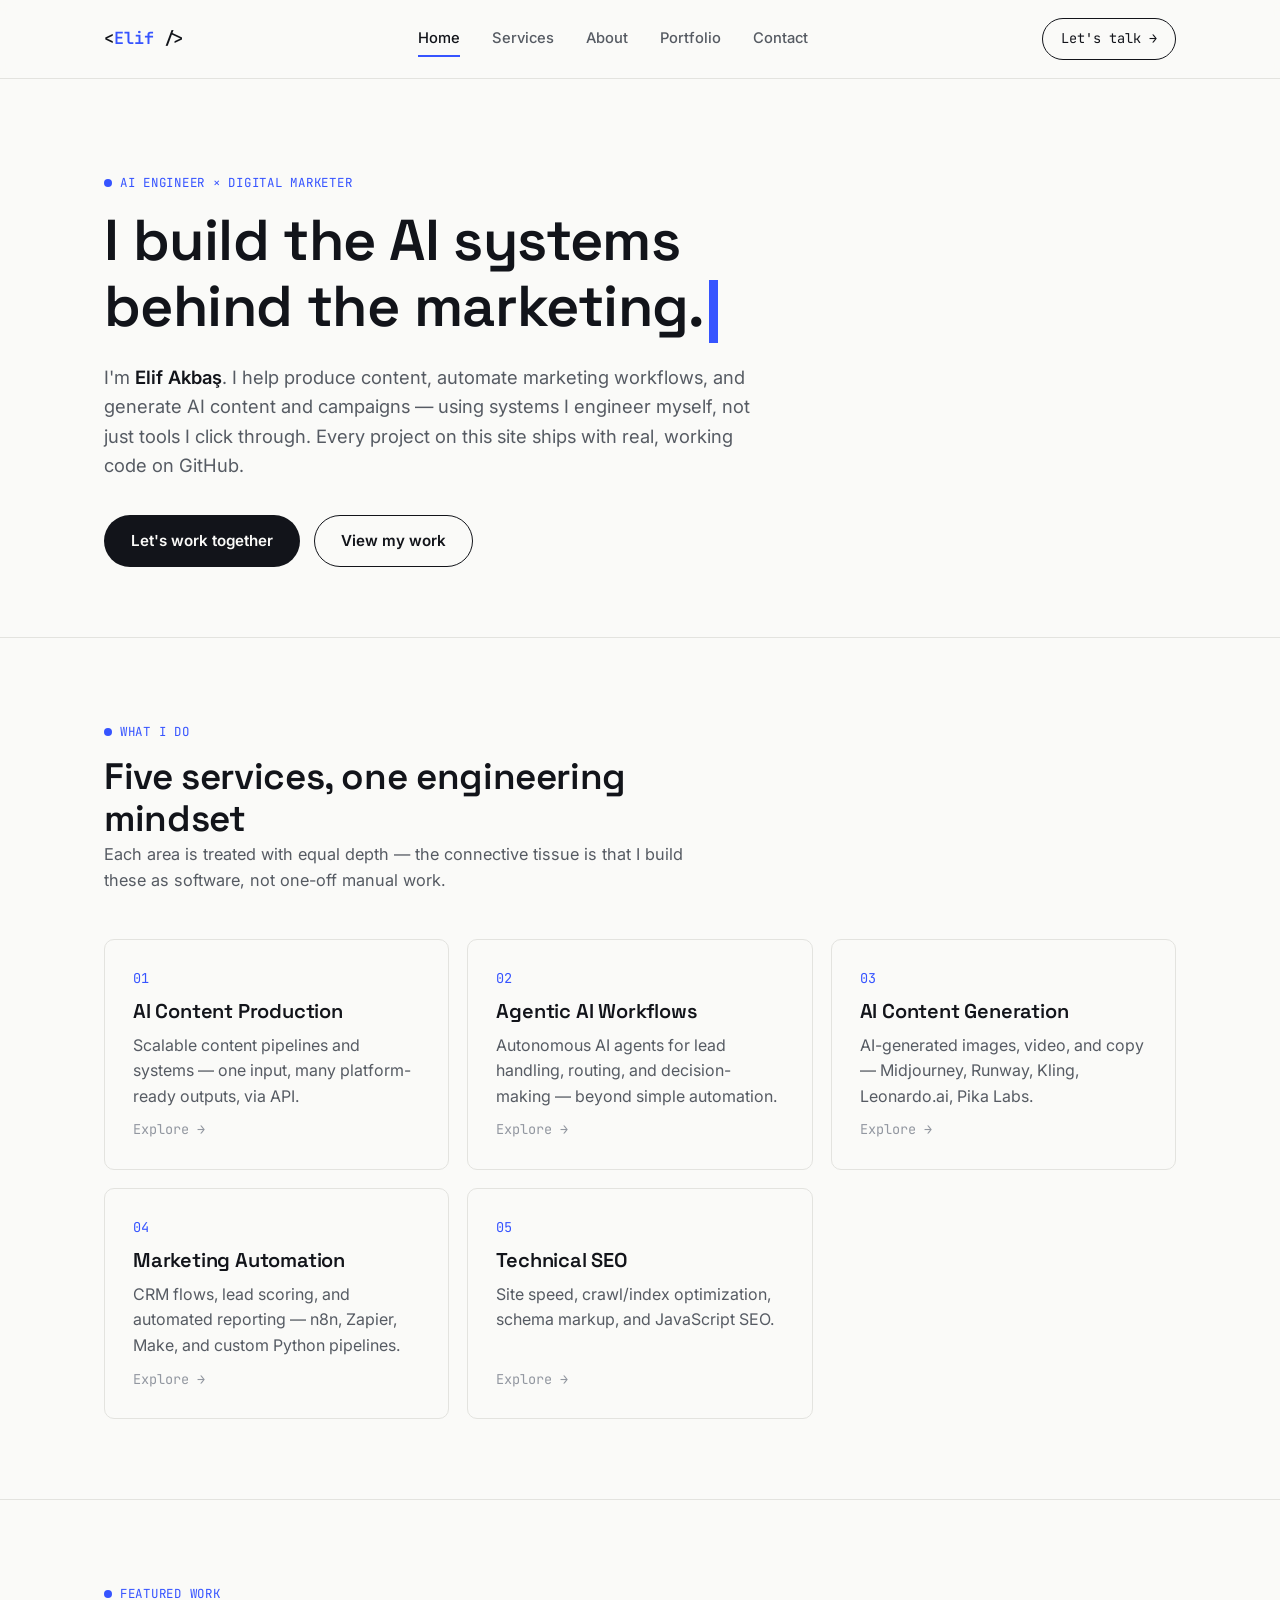
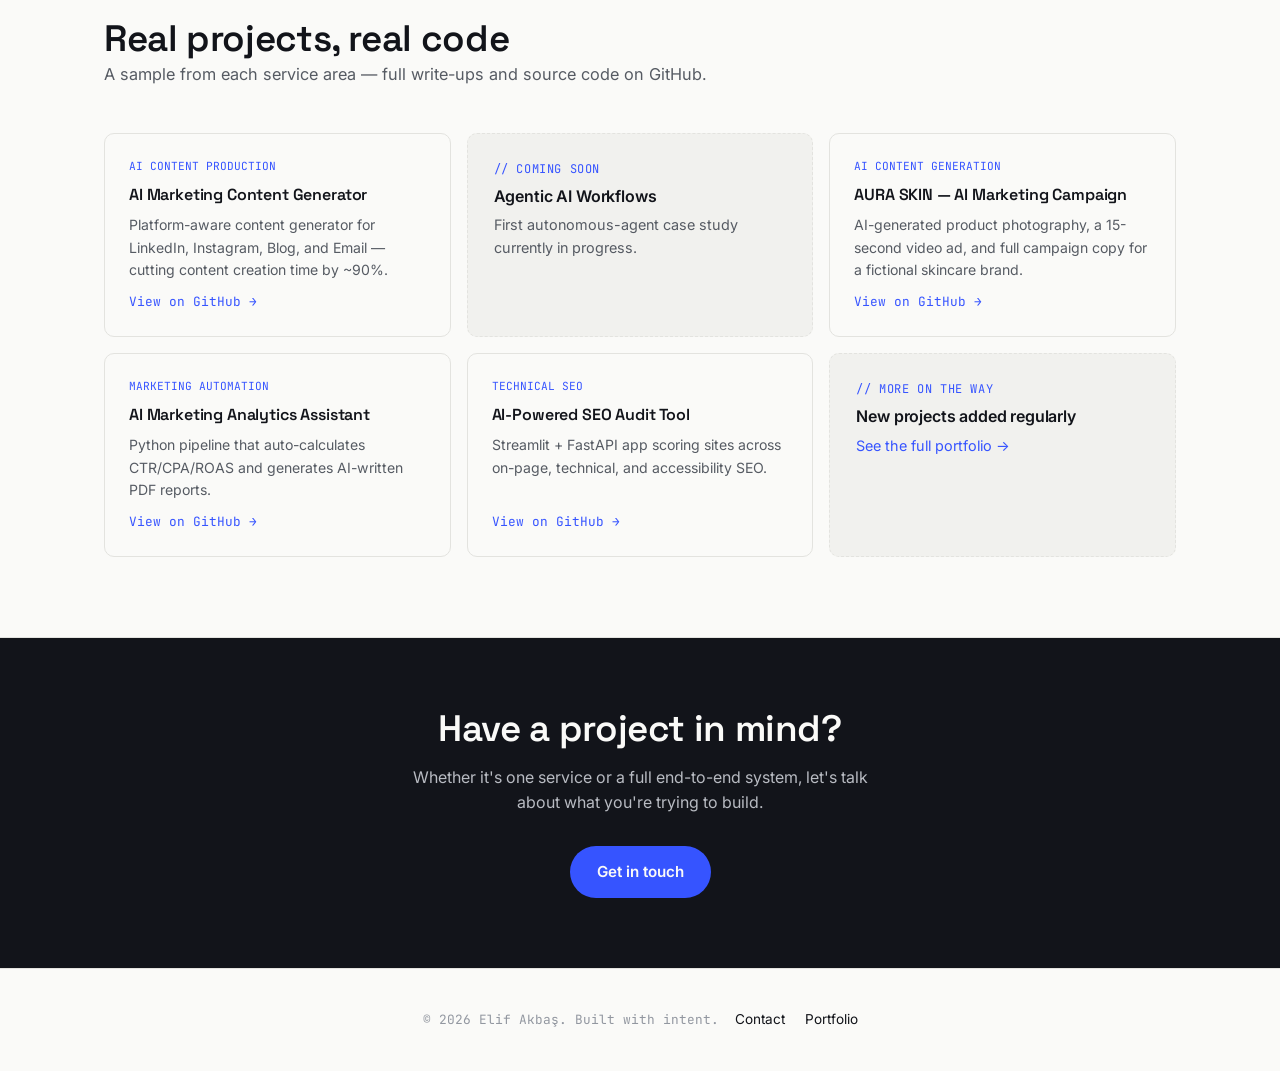
<file: index.html>
<!DOCTYPE html>
<html lang="en">
<head>
<meta charset="UTF-8">
<meta name="viewport" content="width=device-width, initial-scale=1.0">
<title>Elif Akbaş — AI Engineer × Digital Marketer</title>
<meta name="description" content="AI Engineer working in digital marketing. Content production systems, agentic AI workflows, AI content generation, marketing automation, and technical SEO — built with real code.">
<link rel="preconnect" href="https://fonts.googleapis.com">
<link href="https://fonts.googleapis.com/css2?family=Inter:wght@400;500;600;700&family=Space+Grotesk:wght@500;600;700&family=JetBrains+Mono:wght@400;500;600&display=swap" rel="stylesheet">
<link rel="stylesheet" href="style.css">
</head>
<body>

<nav class="nav">
  <div class="nav-inner">
    <a href="index.html" class="logo">&lt;<span class="tag">Elif</span> /&gt;</a>
    <div class="nav-links">
      <a href="index.html">Home</a>
      <a href="services.html">Services</a>
      <a href="about.html">About</a>
      <a href="portfolio.html">Portfolio</a>
      <a href="contact.html">Contact</a>
    </div>
    <a href="contact.html" class="nav-cta">Let's talk →</a>
    <button class="menu-btn" aria-label="Toggle menu"><span></span><span></span><span></span></button>
  </div>
  <div class="mobile-menu">
    <a href="index.html">Home</a>
    <a href="services.html">Services</a>
    <a href="about.html">About</a>
    <a href="portfolio.html">Portfolio</a>
    <a href="contact.html">Contact</a>
  </div>
</nav>

<header class="hero">
  <div class="container">
    <span class="eyebrow">AI Engineer × Digital Marketer</span>
    <h1>I build the AI systems<br>behind the marketing.<span class="cursor"></span></h1>
    <p class="lead">
      I'm <span class="highlight">Elif Akbaş</span>. I help produce content, automate marketing workflows,
      and generate AI content and campaigns — using systems I engineer myself, not just tools I click through.
      Every project on this site ships with real, working code on GitHub.
    </p>
    <div class="btn-row">
      <a href="contact.html" class="btn btn-primary">Let's work together</a>
      <a href="portfolio.html" class="btn btn-outline">View my work</a>
    </div>
  </div>
</header>

<section class="block">
  <div class="container">
    <div class="section-head">
      <span class="eyebrow">What I do</span>
      <h2>Five services, one engineering mindset</h2>
      <p>Each area is treated with equal depth — the connective tissue is that I build these as software, not one-off manual work.</p>
    </div>
    <div class="service-grid">

      <a href="services.html#ai-content-production" class="service-card">
        <span class="num">01</span>
        <h3>AI Content Production</h3>
        <p>Scalable content pipelines and systems — one input, many platform-ready outputs, via API.</p>
        <span class="arrow">Explore →</span>
      </a>

      <a href="services.html#agentic-ai" class="service-card">
        <span class="num">02</span>
        <h3>Agentic AI Workflows</h3>
        <p>Autonomous AI agents for lead handling, routing, and decision-making — beyond simple automation.</p>
        <span class="arrow">Explore →</span>
      </a>

      <a href="services.html#ai-content-generation" class="service-card">
        <span class="num">03</span>
        <h3>AI Content Generation</h3>
        <p>AI-generated images, video, and copy — Midjourney, Runway, Kling, Leonardo.ai, Pika Labs.</p>
        <span class="arrow">Explore →</span>
      </a>

      <a href="services.html#marketing-automation" class="service-card">
        <span class="num">04</span>
        <h3>Marketing Automation</h3>
        <p>CRM flows, lead scoring, and automated reporting — n8n, Zapier, Make, and custom Python pipelines.</p>
        <span class="arrow">Explore →</span>
      </a>

      <a href="services.html#technical-seo" class="service-card">
        <span class="num">05</span>
        <h3>Technical SEO</h3>
        <p>Site speed, crawl/index optimization, schema markup, and JavaScript SEO.</p>
        <span class="arrow">Explore →</span>
      </a>

    </div>
  </div>
</section>

<section class="block">
  <div class="container">
    <div class="section-head">
      <span class="eyebrow">Featured work</span>
      <h2>Real projects, real code</h2>
      <p>A sample from each service area — full write-ups and source code on GitHub.</p>
    </div>
    <div class="featured-grid">

      <div class="feat-project-card">
        <span class="cat-tag">AI Content Production</span>
        <h4>AI Marketing Content Generator</h4>
        <p>Platform-aware content generator for LinkedIn, Instagram, Blog, and Email — cutting content creation time by ~90%.</p>
        <a class="gh-link" href="https://github.com/elfakb/ai-marketing-generator" target="_blank" rel="noopener">View on GitHub →</a>
      </div>

      <div class="coming-soon">
        <span class="tag">// Coming soon</span>
        <h4>Agentic AI Workflows</h4>
        <p>First autonomous-agent case study currently in progress.</p>
      </div>

      <div class="feat-project-card">
        <span class="cat-tag">AI Content Generation</span>
        <h4>AURA SKIN — AI Marketing Campaign</h4>
        <p>AI-generated product photography, a 15-second video ad, and full campaign copy for a fictional skincare brand.</p>
        <a class="gh-link" href="https://github.com/elfakbdm/aura-skin-campaign" target="_blank" rel="noopener">View on GitHub →</a>
      </div>

      <div class="feat-project-card">
        <span class="cat-tag">Marketing Automation</span>
        <h4>AI Marketing Analytics Assistant</h4>
        <p>Python pipeline that auto-calculates CTR/CPA/ROAS and generates AI-written PDF reports.</p>
        <a class="gh-link" href="https://github.com/elfakb/ai-marketing-analytics-asistant" target="_blank" rel="noopener">View on GitHub →</a>
      </div>

      <div class="feat-project-card">
        <span class="cat-tag">Technical SEO</span>
        <h4>AI-Powered SEO Audit Tool</h4>
        <p>Streamlit + FastAPI app scoring sites across on-page, technical, and accessibility SEO.</p>
        <a class="gh-link" href="https://github.com/elfakb/seo-auditor" target="_blank" rel="noopener">View on GitHub →</a>
      </div>

      <div class="coming-soon">
        <span class="tag">// More on the way</span>
        <h4>New projects added regularly</h4>
        <p><a href="portfolio.html" style="color:var(--accent);">See the full portfolio →</a></p>
      </div>

    </div>
  </div>
</section>

<section class="cta-band">
  <div class="container">
    <h2>Have a project in mind?</h2>
    <p>Whether it's one service or a full end-to-end system, let's talk about what you're trying to build.</p>
    <div class="btn-row" style="justify-content:center;">
      <a href="contact.html" class="btn btn-primary">Get in touch</a>
    </div>
  </div>
</section>

<footer>
  <div class="container" style="display:flex;flex-wrap:wrap;gap:16px;align-items:center;justify-content:space-between;">
    <span class="foot-mono">© 2026 Elif Akbaş. Built with intent.</span>
    <div class="foot-links">
      <a href="contact.html">Contact</a>
      <a href="portfolio.html">Portfolio</a>
    </div>
  </div>
</footer>

<script src="script.js"></script>
</body>
</html>
</file>
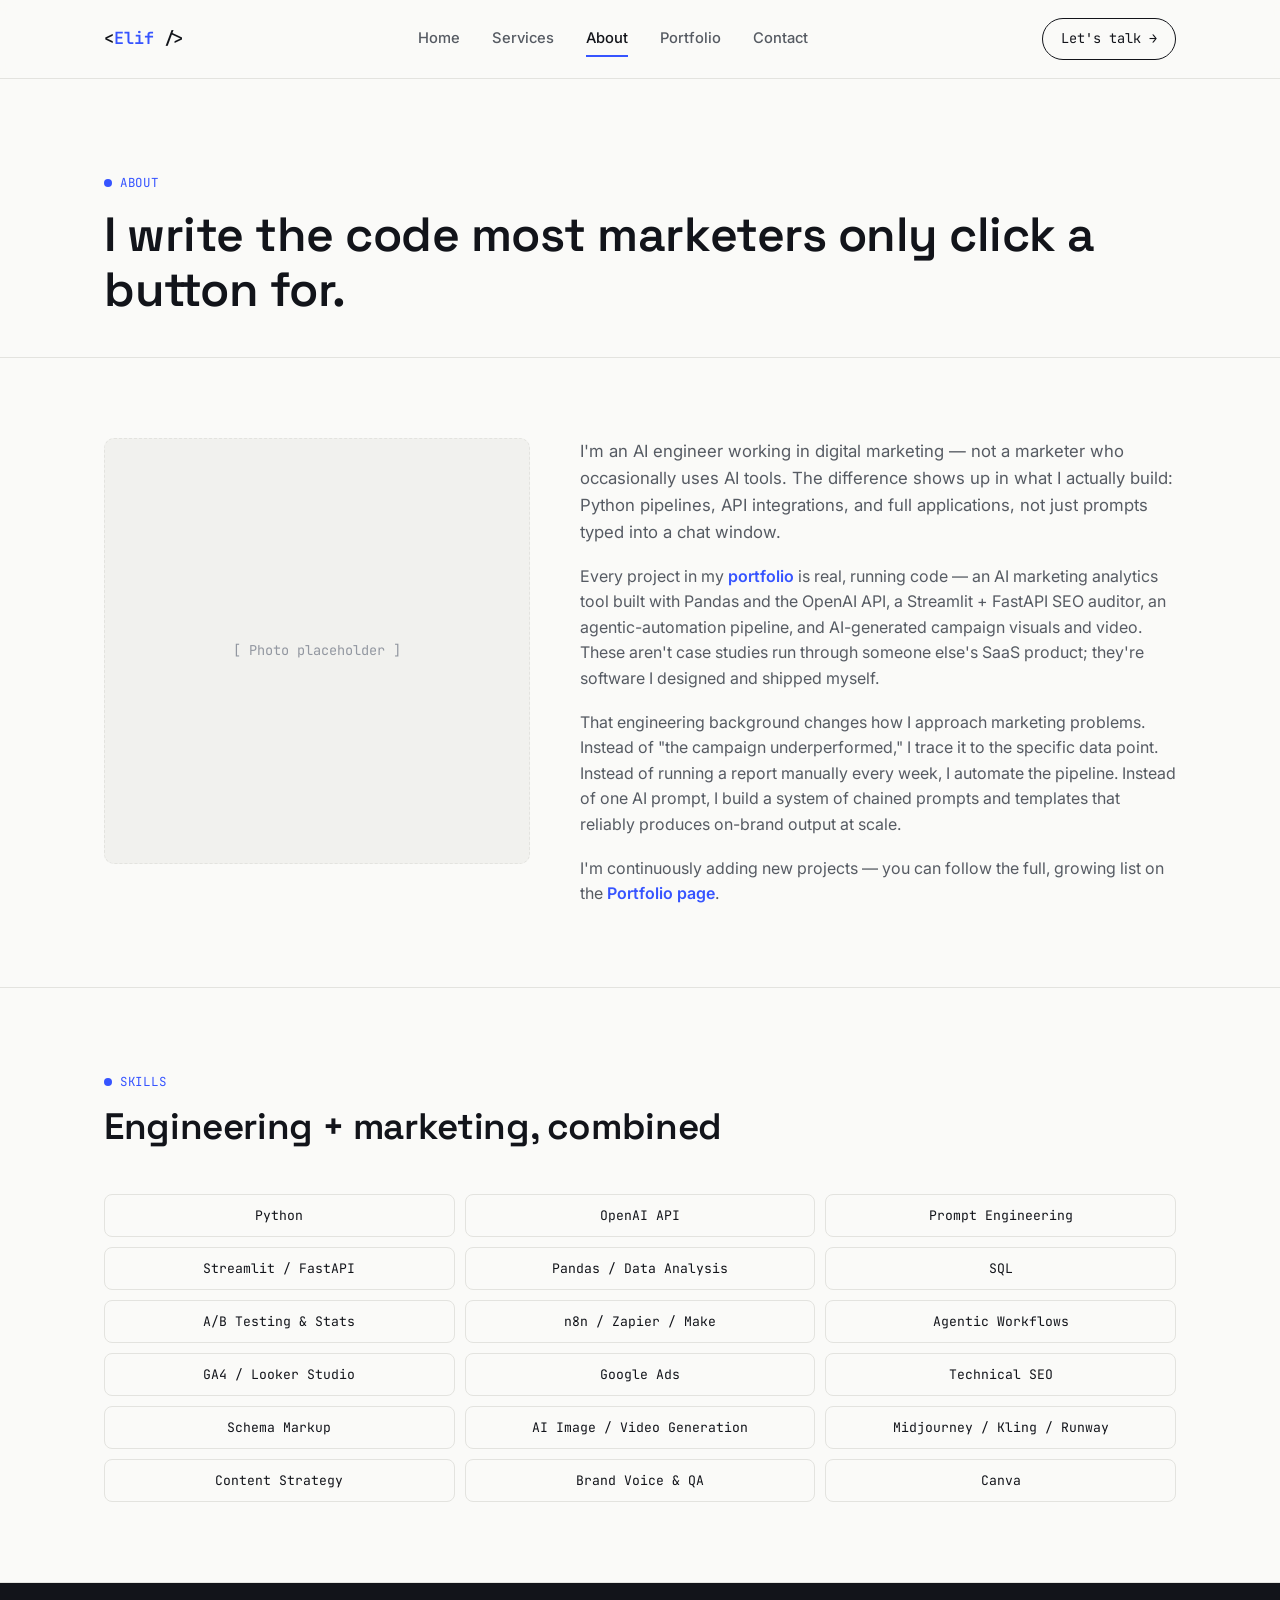
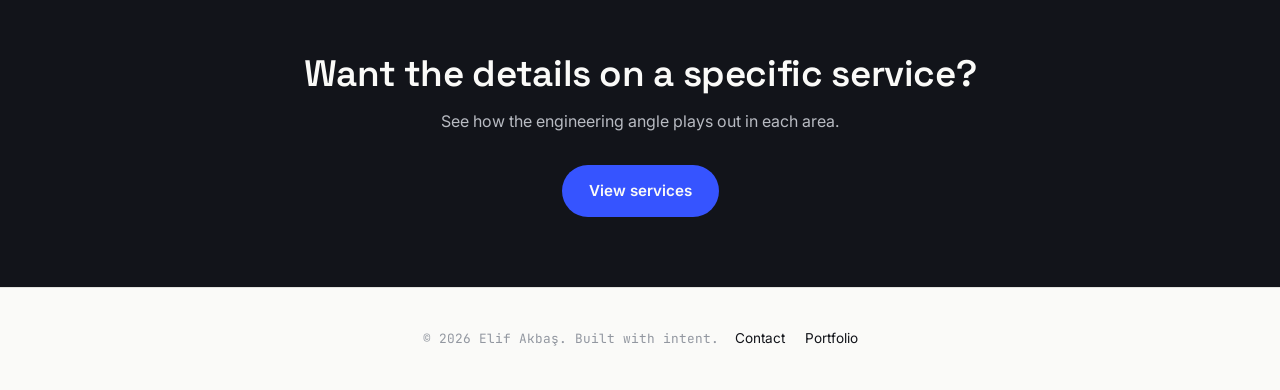
<file: about.html>
<!DOCTYPE html>
<html lang="en">
<head>
<meta charset="UTF-8">
<meta name="viewport" content="width=device-width, initial-scale=1.0">
<title>About — Elif Akbaş</title>
<meta name="description" content="AI Engineer and digital marketer. How building real software shapes a different approach to marketing.">
<link rel="preconnect" href="https://fonts.googleapis.com">
<link href="https://fonts.googleapis.com/css2?family=Inter:wght@400;500;600;700&family=Space+Grotesk:wght@500;600;700&family=JetBrains+Mono:wght@400;500;600&display=swap" rel="stylesheet">
<link rel="stylesheet" href="style.css">
</head>
<body>

<nav class="nav">
  <div class="nav-inner">
    <a href="index.html" class="logo">&lt;<span class="tag">Elif</span> /&gt;</a>
    <div class="nav-links">
      <a href="index.html">Home</a>
      <a href="services.html">Services</a>
      <a href="about.html">About</a>
      <a href="portfolio.html">Portfolio</a>
      <a href="contact.html">Contact</a>
    </div>
    <a href="contact.html" class="nav-cta">Let's talk →</a>
    <button class="menu-btn" aria-label="Toggle menu"><span></span><span></span><span></span></button>
  </div>
  <div class="mobile-menu">
    <a href="index.html">Home</a>
    <a href="services.html">Services</a>
    <a href="about.html">About</a>
    <a href="portfolio.html">Portfolio</a>
    <a href="contact.html">Contact</a>
  </div>
</nav>

<header class="hero" style="padding-bottom:40px;">
  <div class="container">
    <span class="eyebrow">About</span>
    <h1 style="font-size:clamp(2rem,4.5vw,3rem);">I write the code most marketers only click a button for.</h1>
  </div>
</header>

<section class="block">
  <div class="container">
    <div class="about-grid">
      <div class="photo-placeholder">
        [ Photo placeholder ]
      </div>
      <div>
        <p style="font-size:1.05rem;margin-bottom:18px;">
          I'm an AI engineer working in digital marketing — not a marketer who occasionally uses AI tools.
          The difference shows up in what I actually build: Python pipelines, API integrations, and
          full applications, not just prompts typed into a chat window.
        </p>
        <p style="margin-bottom:18px;">
          Every project in my <a href="portfolio.html" style="color:var(--accent);font-weight:600;">portfolio</a>
          is real, running code — an AI marketing analytics tool built with Pandas and the OpenAI API,
          a Streamlit + FastAPI SEO auditor, an agentic-automation pipeline, and AI-generated campaign
          visuals and video. These aren't case studies run through someone else's SaaS product; they're
          software I designed and shipped myself.
        </p>
        <p style="margin-bottom:18px;">
          That engineering background changes how I approach marketing problems. Instead of "the campaign
          underperformed," I trace it to the specific data point. Instead of running a report manually every
          week, I automate the pipeline. Instead of one AI prompt, I build a system of chained prompts and
          templates that reliably produces on-brand output at scale.
        </p>
        <p>
          I'm continuously adding new projects — you can follow the full, growing list on the
          <a href="portfolio.html" style="color:var(--accent);font-weight:600;">Portfolio page</a>.
        </p>
      </div>
    </div>
  </div>
</section>

<section class="block">
  <div class="container">
    <div class="section-head">
      <span class="eyebrow">Skills</span>
      <h2>Engineering + marketing, combined</h2>
    </div>
    <div class="skills-grid">
      <div class="skill-chip">Python</div>
      <div class="skill-chip">OpenAI API</div>
      <div class="skill-chip">Prompt Engineering</div>
      <div class="skill-chip">Streamlit / FastAPI</div>
      <div class="skill-chip">Pandas / Data Analysis</div>
      <div class="skill-chip">SQL</div>
      <div class="skill-chip">A/B Testing & Stats</div>
      <div class="skill-chip">n8n / Zapier / Make</div>
      <div class="skill-chip">Agentic Workflows</div>
      <div class="skill-chip">GA4 / Looker Studio</div>
      <div class="skill-chip">Google Ads</div>
      <div class="skill-chip">Technical SEO</div>
      <div class="skill-chip">Schema Markup</div>
      <div class="skill-chip">AI Image / Video Generation</div>
      <div class="skill-chip">Midjourney / Kling / Runway</div>
      <div class="skill-chip">Content Strategy</div>
      <div class="skill-chip">Brand Voice & QA</div>
      <div class="skill-chip">Canva</div>
    </div>
  </div>
</section>

<section class="cta-band">
  <div class="container">
    <h2>Want the details on a specific service?</h2>
    <p>See how the engineering angle plays out in each area.</p>
    <div class="btn-row" style="justify-content:center;">
      <a href="services.html" class="btn btn-primary">View services</a>
    </div>
  </div>
</section>

<footer>
  <div class="container" style="display:flex;flex-wrap:wrap;gap:16px;align-items:center;justify-content:space-between;">
    <span class="foot-mono">© 2026 Elif Akbaş. Built with intent.</span>
    <div class="foot-links">
      <a href="contact.html">Contact</a>
      <a href="portfolio.html">Portfolio</a>
    </div>
  </div>
</footer>

<script src="script.js"></script>
</body>
</html>
</file>
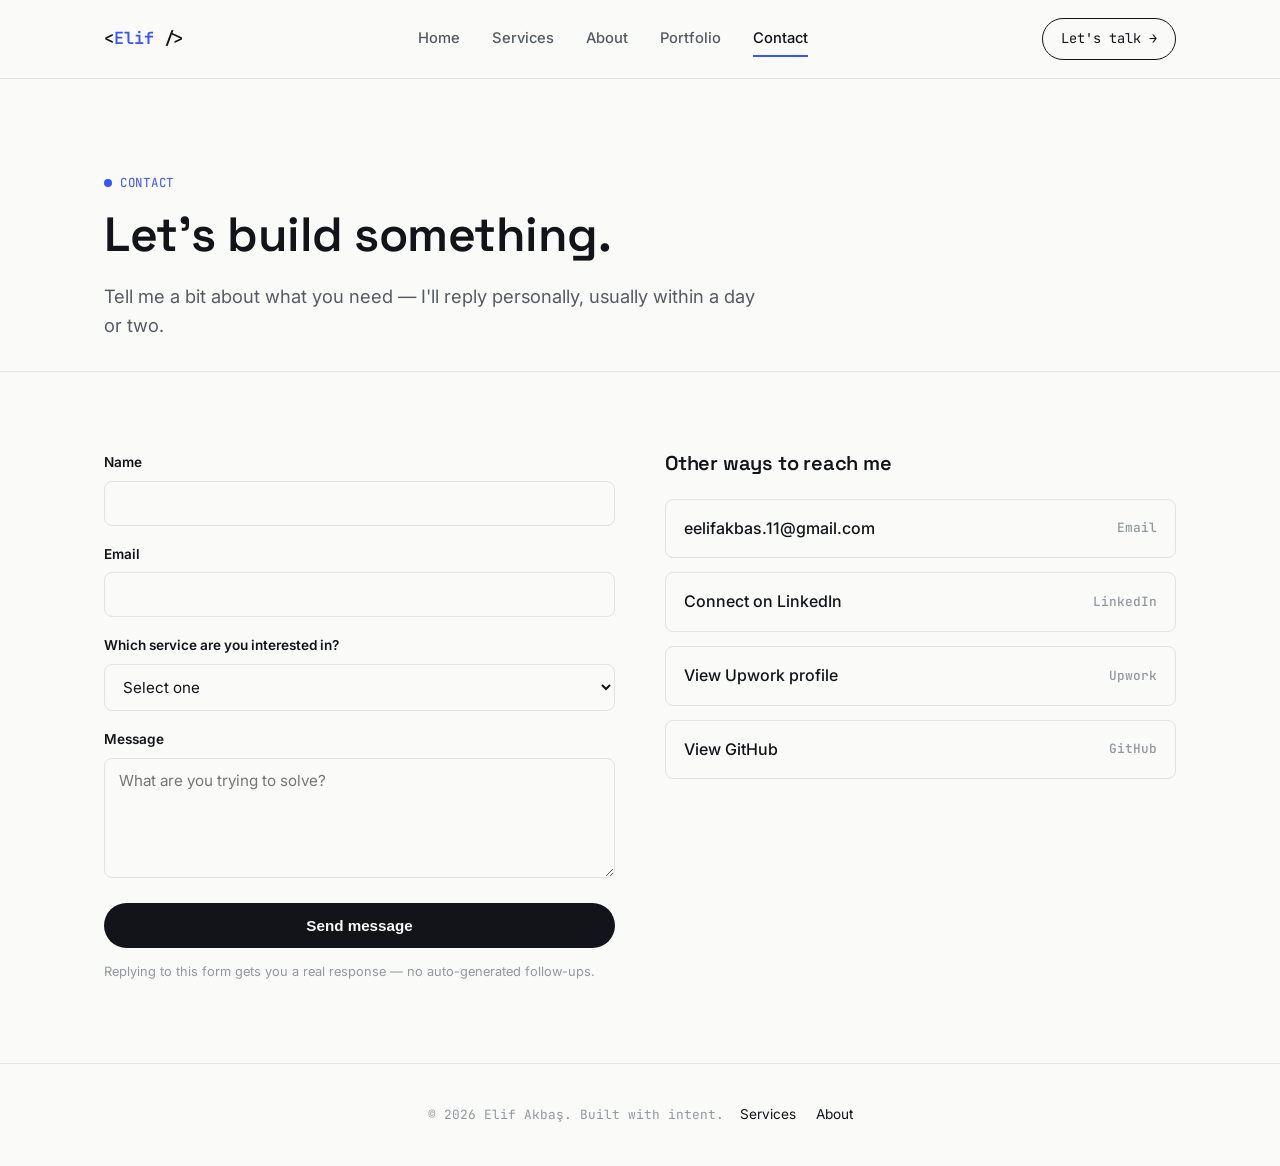
<file: contact.html>
<!DOCTYPE html>
<html lang="en">
<head>
<meta charset="UTF-8">
<meta name="viewport" content="width=device-width, initial-scale=1.0">
<title>Contact — Elif Akbaş</title>
<meta name="description" content="Get in touch about AI content, agentic AI workflows, marketing automation, or technical SEO work.">
<link rel="preconnect" href="https://fonts.googleapis.com">
<link href="https://fonts.googleapis.com/css2?family=Inter:wght@400;500;600;700&family=Space+Grotesk:wght@500;600;700&family=JetBrains+Mono:wght@400;500;600&display=swap" rel="stylesheet">
<link rel="stylesheet" href="style.css">
</head>
<body>

<nav class="nav">
  <div class="nav-inner">
    <a href="index.html" class="logo">&lt;<span class="tag">Elif</span> /&gt;</a>
    <div class="nav-links">
      <a href="index.html">Home</a>
      <a href="services.html">Services</a>
      <a href="about.html">About</a>
      <a href="portfolio.html">Portfolio</a>
      <a href="contact.html">Contact</a>
    </div>
    <a href="contact.html" class="nav-cta">Let's talk →</a>
    <button class="menu-btn" aria-label="Toggle menu"><span></span><span></span><span></span></button>
  </div>
  <div class="mobile-menu">
    <a href="index.html">Home</a>
    <a href="services.html">Services</a>
    <a href="about.html">About</a>
    <a href="portfolio.html">Portfolio</a>
    <a href="contact.html">Contact</a>
  </div>
</nav>

<header class="hero" style="padding-bottom:30px;">
  <div class="container">
    <span class="eyebrow">Contact</span>
    <h1 style="font-size:clamp(2rem,4.5vw,3rem);">Let's build something.</h1>
    <p class="lead" style="margin-bottom:0;">Tell me a bit about what you need — I'll reply personally, usually within a day or two.</p>
  </div>
</header>

<section class="block" style="border-bottom:none;">
  <div class="container">
    <div class="contact-grid">
      <div>
        <!-- Replace the form action with your Formspree / Getform endpoint -->
        <form id="contact-form" action="https://formspree.io/f/YOUR_FORM_ID" method="POST">
          <div class="form-field">
            <label for="name">Name</label>
            <input type="text" id="name" name="name" required>
          </div>
          <div class="form-field">
            <label for="email">Email</label>
            <input type="email" id="email" name="email" required>
          </div>
          <div class="form-field">
            <label for="service">Which service are you interested in?</label>
            <select id="service" name="service" required>
              <option value="">Select one</option>
              <option value="AI Content Production">AI Content Production</option>
              <option value="Agentic AI Workflows">Agentic AI Workflows</option>
              <option value="AI Content Generation">AI Content Generation</option>
              <option value="Marketing Automation">Marketing Automation</option>
              <option value="Technical SEO">Technical SEO</option>
              <option value="Not sure yet">Not sure yet</option>
            </select>
          </div>
          <div class="form-field">
            <label for="message">Message</label>
            <textarea id="message" name="message" required placeholder="What are you trying to solve?"></textarea>
          </div>
          <button type="submit" class="btn btn-primary" style="width:100%;justify-content:center;">Send message</button>
          <p class="form-note">Replying to this form gets you a real response — no auto-generated follow-ups.</p>
        </form>
      </div>

      <div>
        <h3 style="margin-bottom:16px;">Other ways to reach me</h3>
        <div class="contact-links">
          <a href="mailto:eelifakbas.11@gmail.com">
            <span>eelifakbas.11@gmail.com</span>
            <span class="plat">Email</span>
          </a>
          <a href="https://www.linkedin.com/in/elifakba/" target="_blank" rel="noopener">
            <span>Connect on LinkedIn</span>
            <span class="plat">LinkedIn</span>
          </a>
          <a href="https://www.upwork.com/freelancers/~016b821d5c5d7433d5" target="_blank" rel="noopener">
            <span>View Upwork profile</span>
            <span class="plat">Upwork</span>
          </a>
          <a href="https://github.com/elfakb" target="_blank" rel="noopener">
            <span>View GitHub</span>
            <span class="plat">GitHub</span>
          </a>
        </div>
      </div>
    </div>
  </div>
</section>

<footer>
  <div class="container" style="display:flex;flex-wrap:wrap;gap:16px;align-items:center;justify-content:space-between;">
    <span class="foot-mono">© 2026 Elif Akbaş. Built with intent.</span>
    <div class="foot-links">
      <a href="services.html">Services</a>
      <a href="about.html">About</a>
    </div>
  </div>
</footer>

<script src="script.js"></script>
</body>
</html>
</file>
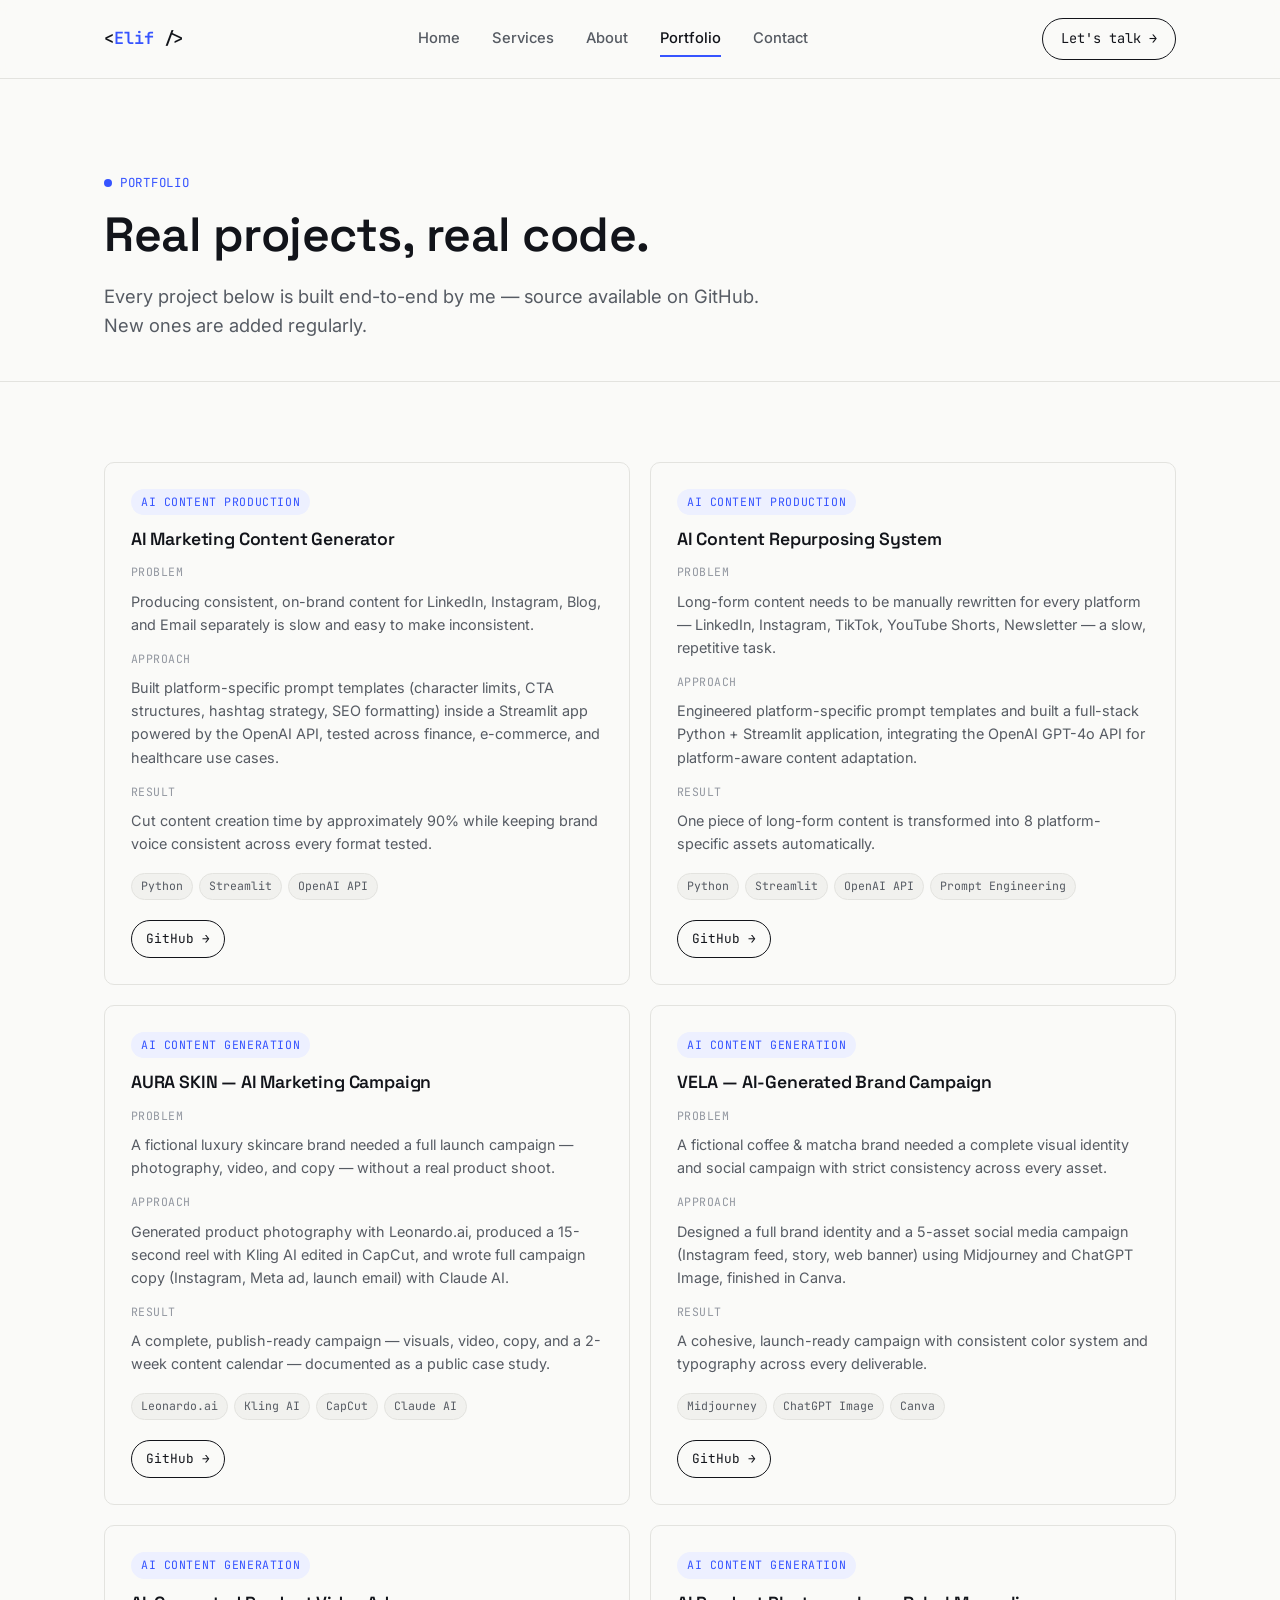
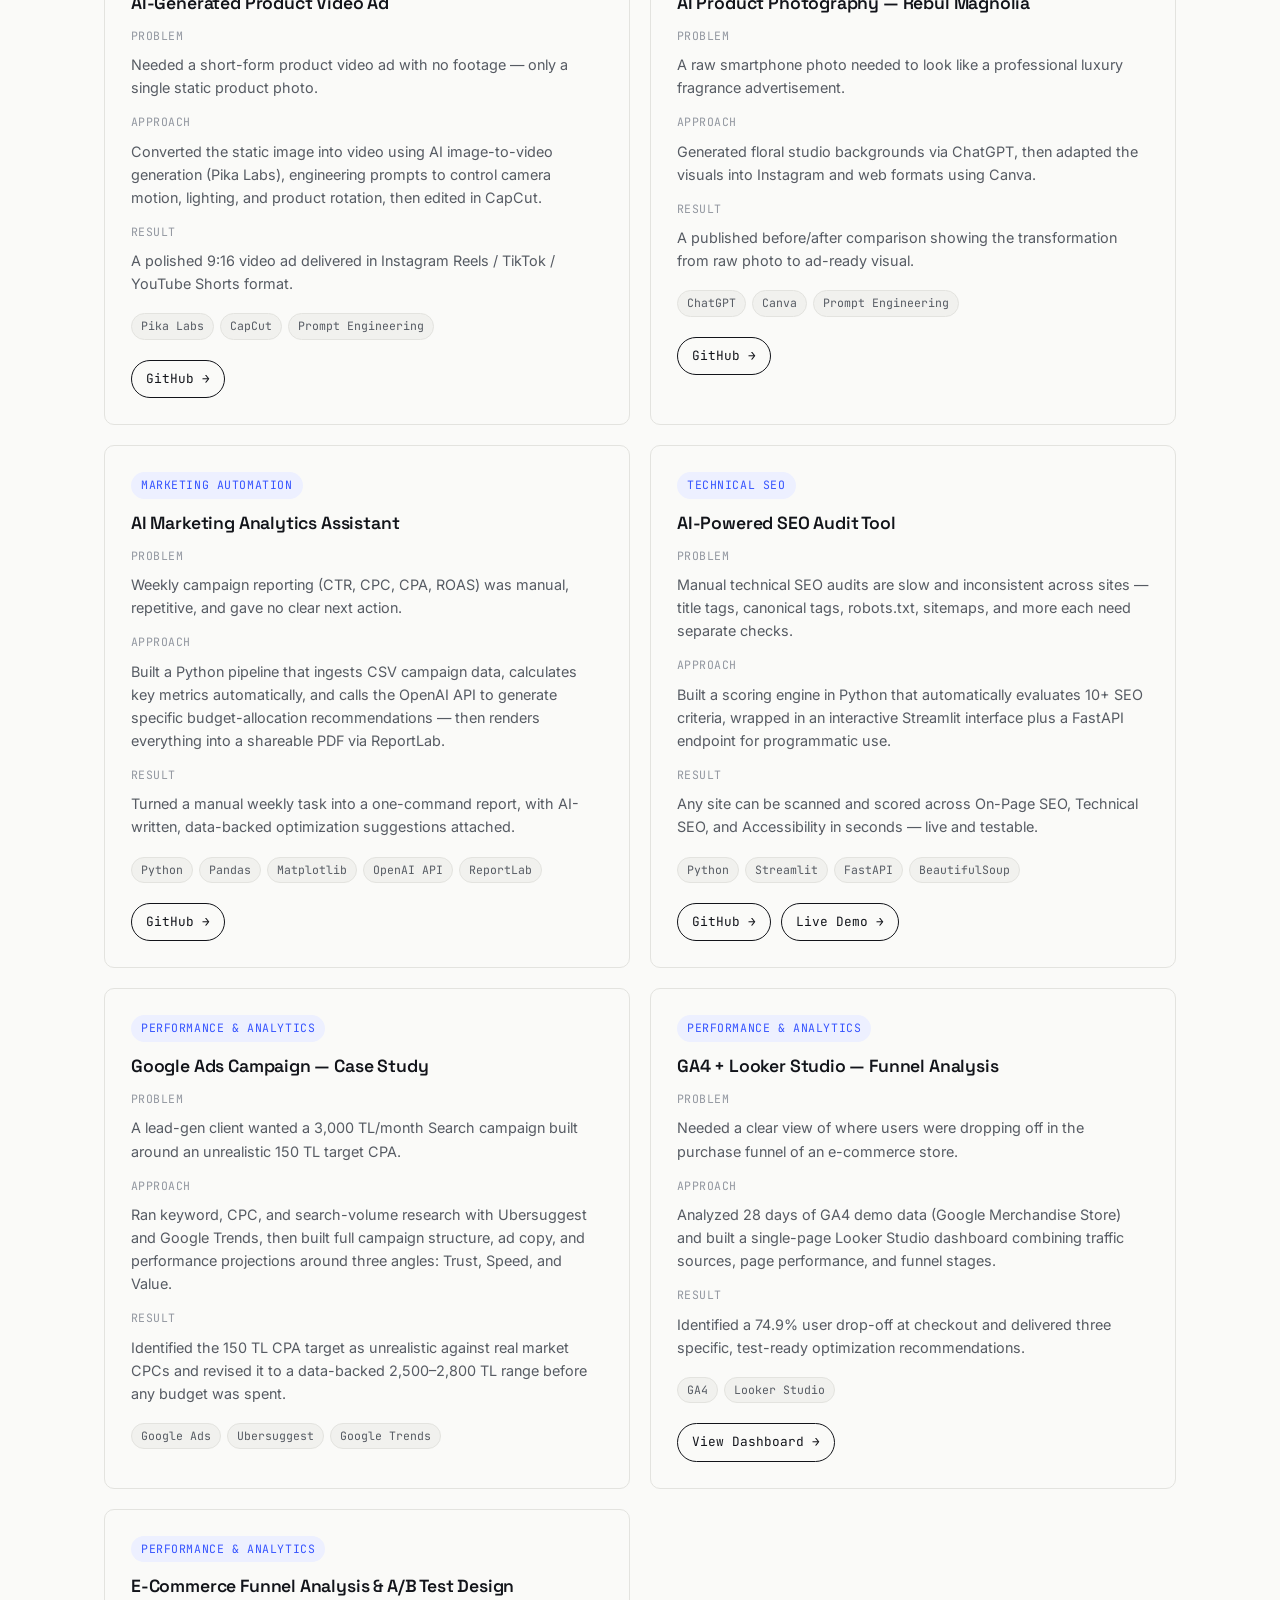
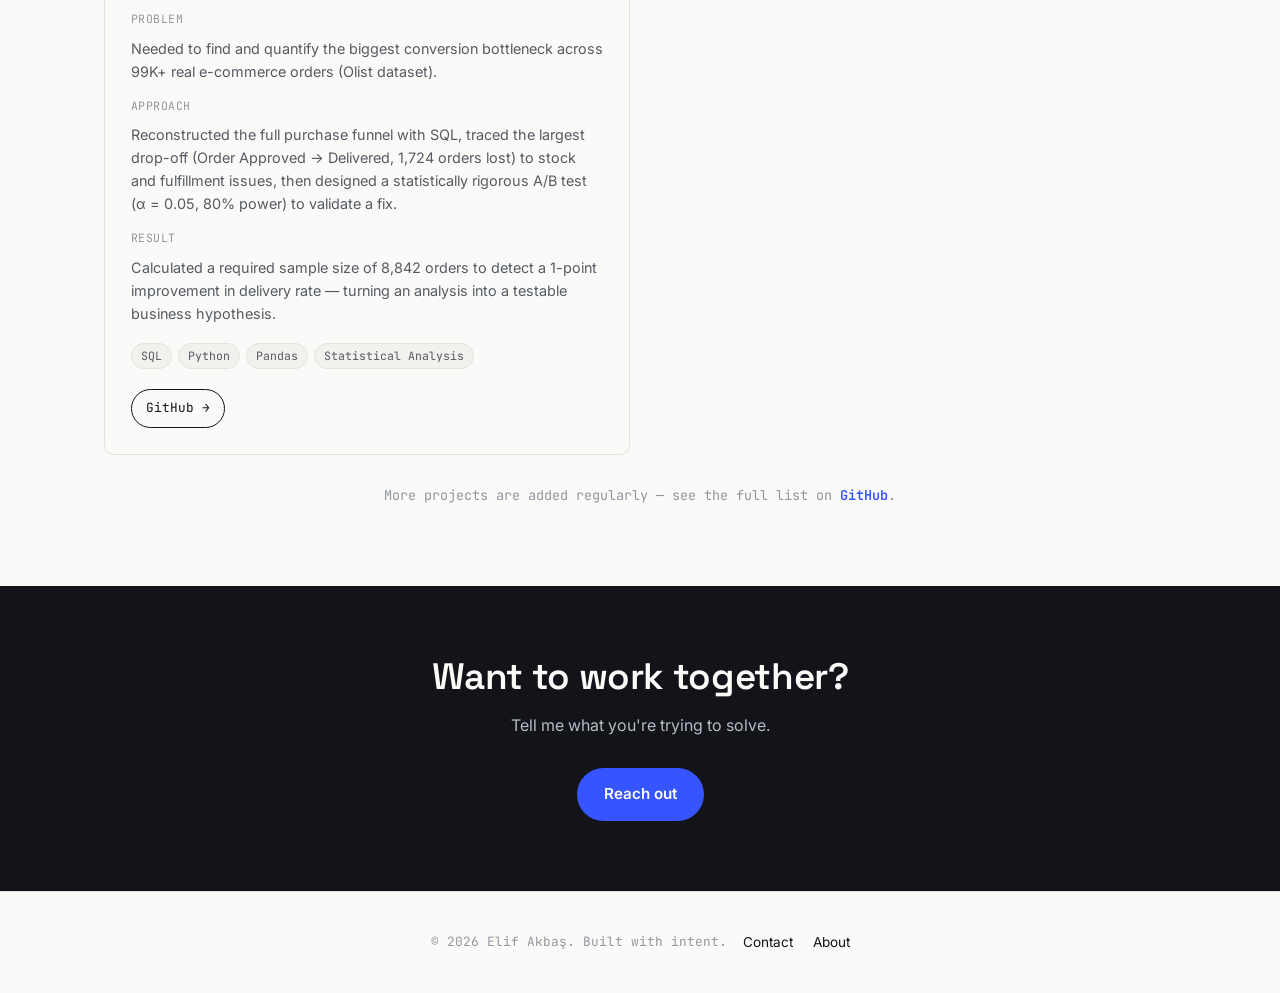
<file: portfolio.html>
<!DOCTYPE html>
<html lang="en">
<head>
<meta charset="UTF-8">
<meta name="viewport" content="width=device-width, initial-scale=1.0">
<title>Portfolio — Elif Akbaş</title>
<meta name="description" content="Real AI engineering and digital marketing projects — source code, live demos, and case studies.">
<link rel="preconnect" href="https://fonts.googleapis.com">
<link href="https://fonts.googleapis.com/css2?family=Inter:wght@400;500;600;700&family=Space+Grotesk:wght@500;600;700&family=JetBrains+Mono:wght@400;500;600&display=swap" rel="stylesheet">
<link rel="stylesheet" href="style.css">
</head>
<body>

<nav class="nav">
  <div class="nav-inner">
    <a href="index.html" class="logo">&lt;<span class="tag">Elif</span> /&gt;</a>
    <div class="nav-links">
      <a href="index.html">Home</a>
      <a href="services.html">Services</a>
      <a href="about.html">About</a>
      <a href="portfolio.html">Portfolio</a>
      <a href="contact.html">Contact</a>
    </div>
    <a href="contact.html" class="nav-cta">Let's talk →</a>
    <button class="menu-btn" aria-label="Toggle menu"><span></span><span></span><span></span></button>
  </div>
  <div class="mobile-menu">
    <a href="index.html">Home</a>
    <a href="services.html">Services</a>
    <a href="about.html">About</a>
    <a href="portfolio.html">Portfolio</a>
    <a href="contact.html">Contact</a>
  </div>
</nav>

<header class="hero" style="padding-bottom:40px;">
  <div class="container">
    <span class="eyebrow">Portfolio</span>
    <h1 style="font-size:clamp(2rem,4.5vw,3rem);">Real projects, real code.</h1>
    <p class="lead" style="margin-bottom:0;">Every project below is built end-to-end by me — source available on GitHub. New ones are added regularly.</p>
  </div>
</header>

<section class="block" style="border-bottom:none;">
  <div class="container">
    <div class="project-grid">

      <!-- AI Content Production -->
      <div class="project-card">
        <span class="cat-tag">AI Content Production</span>
        <h4>AI Marketing Content Generator</h4>
        <div class="pcr-row">
          <span class="pcr-label">Problem</span>
          <p>Producing consistent, on-brand content for LinkedIn, Instagram, Blog, and Email separately is slow and easy to make inconsistent.</p>
        </div>
        <div class="pcr-row">
          <span class="pcr-label">Approach</span>
          <p>Built platform-specific prompt templates (character limits, CTA structures, hashtag strategy, SEO formatting) inside a Streamlit app powered by the OpenAI API, tested across finance, e-commerce, and healthcare use cases.</p>
        </div>
        <div class="pcr-row">
          <span class="pcr-label">Result</span>
          <p>Cut content creation time by approximately 90% while keeping brand voice consistent across every format tested.</p>
        </div>
        <div class="project-tools"><span>Python</span><span>Streamlit</span><span>OpenAI API</span></div>
        <div class="project-links">
          <a href="https://github.com/elfakb/ai-marketing-generator" target="_blank" rel="noopener">GitHub →</a>
        </div>
      </div>

      <!-- AI Content Production -->
      <div class="project-card">
        <span class="cat-tag">AI Content Production</span>
        <h4>AI Content Repurposing System</h4>
        <div class="pcr-row">
          <span class="pcr-label">Problem</span>
          <p>Long-form content needs to be manually rewritten for every platform — LinkedIn, Instagram, TikTok, YouTube Shorts, Newsletter — a slow, repetitive task.</p>
        </div>
        <div class="pcr-row">
          <span class="pcr-label">Approach</span>
          <p>Engineered platform-specific prompt templates and built a full-stack Python + Streamlit application, integrating the OpenAI GPT-4o API for platform-aware content adaptation.</p>
        </div>
        <div class="pcr-row">
          <span class="pcr-label">Result</span>
          <p>One piece of long-form content is transformed into 8 platform-specific assets automatically.</p>
        </div>
        <div class="project-tools"><span>Python</span><span>Streamlit</span><span>OpenAI API</span><span>Prompt Engineering</span></div>
        <div class="project-links">
          <a href="https://github.com/elfakb/ai-content-repurposing" target="_blank" rel="noopener">GitHub →</a>
        </div>
      </div>

      <!-- AI Content Generation -->
      <div class="project-card">
        <span class="cat-tag">AI Content Generation</span>
        <h4>AURA SKIN — AI Marketing Campaign</h4>
        <div class="pcr-row">
          <span class="pcr-label">Problem</span>
          <p>A fictional luxury skincare brand needed a full launch campaign — photography, video, and copy — without a real product shoot.</p>
        </div>
        <div class="pcr-row">
          <span class="pcr-label">Approach</span>
          <p>Generated product photography with Leonardo.ai, produced a 15-second reel with Kling AI edited in CapCut, and wrote full campaign copy (Instagram, Meta ad, launch email) with Claude AI.</p>
        </div>
        <div class="pcr-row">
          <span class="pcr-label">Result</span>
          <p>A complete, publish-ready campaign — visuals, video, copy, and a 2-week content calendar — documented as a public case study.</p>
        </div>
        <div class="project-tools"><span>Leonardo.ai</span><span>Kling AI</span><span>CapCut</span><span>Claude AI</span></div>
        <div class="project-links">
          <a href="https://github.com/elfakbdm/aura-skin-campaign" target="_blank" rel="noopener">GitHub →</a>
        </div>
      </div>

      <!-- AI Content Generation -->
      <div class="project-card">
        <span class="cat-tag">AI Content Generation</span>
        <h4>VELA — AI-Generated Brand Campaign</h4>
        <div class="pcr-row">
          <span class="pcr-label">Problem</span>
          <p>A fictional coffee & matcha brand needed a complete visual identity and social campaign with strict consistency across every asset.</p>
        </div>
        <div class="pcr-row">
          <span class="pcr-label">Approach</span>
          <p>Designed a full brand identity and a 5-asset social media campaign (Instagram feed, story, web banner) using Midjourney and ChatGPT Image, finished in Canva.</p>
        </div>
        <div class="pcr-row">
          <span class="pcr-label">Result</span>
          <p>A cohesive, launch-ready campaign with consistent color system and typography across every deliverable.</p>
        </div>
        <div class="project-tools"><span>Midjourney</span><span>ChatGPT Image</span><span>Canva</span></div>
        <div class="project-links">
          <a href="https://github.com/elfakbdm/vela-brand-campaign/tree/main" target="_blank" rel="noopener">GitHub →</a>
        </div>
      </div>

      <!-- AI Content Generation -->
      <div class="project-card">
        <span class="cat-tag">AI Content Generation</span>
        <h4>AI-Generated Product Video Ad</h4>
        <div class="pcr-row">
          <span class="pcr-label">Problem</span>
          <p>Needed a short-form product video ad with no footage — only a single static product photo.</p>
        </div>
        <div class="pcr-row">
          <span class="pcr-label">Approach</span>
          <p>Converted the static image into video using AI image-to-video generation (Pika Labs), engineering prompts to control camera motion, lighting, and product rotation, then edited in CapCut.</p>
        </div>
        <div class="pcr-row">
          <span class="pcr-label">Result</span>
          <p>A polished 9:16 video ad delivered in Instagram Reels / TikTok / YouTube Shorts format.</p>
        </div>
        <div class="project-tools"><span>Pika Labs</span><span>CapCut</span><span>Prompt Engineering</span></div>
        <div class="project-links">
          <a href="https://github.com/elfakbdm/ai-product-video-headphones/tree/main" target="_blank" rel="noopener">GitHub →</a>
        </div>
      </div>

      <!-- AI Content Generation -->
      <div class="project-card">
        <span class="cat-tag">AI Content Generation</span>
        <h4>AI Product Photography — Rebul Magnolia</h4>
        <div class="pcr-row">
          <span class="pcr-label">Problem</span>
          <p>A raw smartphone photo needed to look like a professional luxury fragrance advertisement.</p>
        </div>
        <div class="pcr-row">
          <span class="pcr-label">Approach</span>
          <p>Generated floral studio backgrounds via ChatGPT, then adapted the visuals into Instagram and web formats using Canva.</p>
        </div>
        <div class="pcr-row">
          <span class="pcr-label">Result</span>
          <p>A published before/after comparison showing the transformation from raw photo to ad-ready visual.</p>
        </div>
        <div class="project-tools"><span>ChatGPT</span><span>Canva</span><span>Prompt Engineering</span></div>
        <div class="project-links">
          <a href="https://github.com/elfakbdm/AI-Powered-Product-Photography/tree/main" target="_blank" rel="noopener">GitHub →</a>
        </div>
      </div>

      <!-- Marketing Automation -->
      <div class="project-card">
        <span class="cat-tag">Marketing Automation</span>
        <h4>AI Marketing Analytics Assistant</h4>
        <div class="pcr-row">
          <span class="pcr-label">Problem</span>
          <p>Weekly campaign reporting (CTR, CPC, CPA, ROAS) was manual, repetitive, and gave no clear next action.</p>
        </div>
        <div class="pcr-row">
          <span class="pcr-label">Approach</span>
          <p>Built a Python pipeline that ingests CSV campaign data, calculates key metrics automatically, and calls the OpenAI API to generate specific budget-allocation recommendations — then renders everything into a shareable PDF via ReportLab.</p>
        </div>
        <div class="pcr-row">
          <span class="pcr-label">Result</span>
          <p>Turned a manual weekly task into a one-command report, with AI-written, data-backed optimization suggestions attached.</p>
        </div>
        <div class="project-tools"><span>Python</span><span>Pandas</span><span>Matplotlib</span><span>OpenAI API</span><span>ReportLab</span></div>
        <div class="project-links">
          <a href="https://github.com/elfakb/ai-marketing-analytics-asistant" target="_blank" rel="noopener">GitHub →</a>
        </div>
      </div>

      <!-- Technical SEO -->
      <div class="project-card">
        <span class="cat-tag">Technical SEO</span>
        <h4>AI-Powered SEO Audit Tool</h4>
        <div class="pcr-row">
          <span class="pcr-label">Problem</span>
          <p>Manual technical SEO audits are slow and inconsistent across sites — title tags, canonical tags, robots.txt, sitemaps, and more each need separate checks.</p>
        </div>
        <div class="pcr-row">
          <span class="pcr-label">Approach</span>
          <p>Built a scoring engine in Python that automatically evaluates 10+ SEO criteria, wrapped in an interactive Streamlit interface plus a FastAPI endpoint for programmatic use.</p>
        </div>
        <div class="pcr-row">
          <span class="pcr-label">Result</span>
          <p>Any site can be scanned and scored across On-Page SEO, Technical SEO, and Accessibility in seconds — live and testable.</p>
        </div>
        <div class="project-tools"><span>Python</span><span>Streamlit</span><span>FastAPI</span><span>BeautifulSoup</span></div>
        <div class="project-links">
          <a href="https://github.com/elfakb/seo-auditor" target="_blank" rel="noopener">GitHub →</a>
          <a href="https://seo-auditor-5z5meyp2p7hcij9vaxcyaa.streamlit.app" target="_blank" rel="noopener">Live Demo →</a>
        </div>
      </div>

      <!-- Performance & Analytics -->
      <div class="project-card">
        <span class="cat-tag">Performance & Analytics</span>
        <h4>Google Ads Campaign — Case Study</h4>
        <div class="pcr-row">
          <span class="pcr-label">Problem</span>
          <p>A lead-gen client wanted a 3,000 TL/month Search campaign built around an unrealistic 150 TL target CPA.</p>
        </div>
        <div class="pcr-row">
          <span class="pcr-label">Approach</span>
          <p>Ran keyword, CPC, and search-volume research with Ubersuggest and Google Trends, then built full campaign structure, ad copy, and performance projections around three angles: Trust, Speed, and Value.</p>
        </div>
        <div class="pcr-row">
          <span class="pcr-label">Result</span>
          <p>Identified the 150 TL CPA target as unrealistic against real market CPCs and revised it to a data-backed 2,500–2,800 TL range before any budget was spent.</p>
        </div>
        <div class="project-tools"><span>Google Ads</span><span>Ubersuggest</span><span>Google Trends</span></div>
      </div>

      <!-- Performance & Analytics -->
      <div class="project-card">
        <span class="cat-tag">Performance & Analytics</span>
        <h4>GA4 + Looker Studio — Funnel Analysis</h4>
        <div class="pcr-row">
          <span class="pcr-label">Problem</span>
          <p>Needed a clear view of where users were dropping off in the purchase funnel of an e-commerce store.</p>
        </div>
        <div class="pcr-row">
          <span class="pcr-label">Approach</span>
          <p>Analyzed 28 days of GA4 demo data (Google Merchandise Store) and built a single-page Looker Studio dashboard combining traffic sources, page performance, and funnel stages.</p>
        </div>
        <div class="pcr-row">
          <span class="pcr-label">Result</span>
          <p>Identified a 74.9% user drop-off at checkout and delivered three specific, test-ready optimization recommendations.</p>
        </div>
        <div class="project-tools"><span>GA4</span><span>Looker Studio</span></div>
        <div class="project-links">
          <a href="https://datastudio.google.com/u/0/reporting/c4e4b023-957f-4099-a2ea-79b70f988368" target="_blank" rel="noopener">View Dashboard →</a>
        </div>
      </div>

      <!-- Performance & Analytics -->
      <div class="project-card">
        <span class="cat-tag">Performance & Analytics</span>
        <h4>E-Commerce Funnel Analysis & A/B Test Design</h4>
        <div class="pcr-row">
          <span class="pcr-label">Problem</span>
          <p>Needed to find and quantify the biggest conversion bottleneck across 99K+ real e-commerce orders (Olist dataset).</p>
        </div>
        <div class="pcr-row">
          <span class="pcr-label">Approach</span>
          <p>Reconstructed the full purchase funnel with SQL, traced the largest drop-off (Order Approved → Delivered, 1,724 orders lost) to stock and fulfillment issues, then designed a statistically rigorous A/B test (α = 0.05, 80% power) to validate a fix.</p>
        </div>
        <div class="pcr-row">
          <span class="pcr-label">Result</span>
          <p>Calculated a required sample size of 8,842 orders to detect a 1-point improvement in delivery rate — turning an analysis into a testable business hypothesis.</p>
        </div>
        <div class="project-tools"><span>SQL</span><span>Python</span><span>Pandas</span><span>Statistical Analysis</span></div>
        <div class="project-links">
          <a href="https://github.com/elfakb/E-Commerce-Funnel-Analysis-A-B-Test-Design" target="_blank" rel="noopener">GitHub →</a>
        </div>
      </div>

    </div>

    <p class="portfolio-cta-note">More projects are added regularly — see the full list on <a href="https://github.com/elfakb" target="_blank" rel="noopener">GitHub</a>.</p>
  </div>
</section>

<section class="cta-band">
  <div class="container">
    <h2>Want to work together?</h2>
    <p>Tell me what you're trying to solve.</p>
    <div class="btn-row" style="justify-content:center;">
      <a href="contact.html" class="btn btn-primary">Reach out</a>
    </div>
  </div>
</section>

<footer>
  <div class="container" style="display:flex;flex-wrap:wrap;gap:16px;align-items:center;justify-content:space-between;">
    <span class="foot-mono">© 2026 Elif Akbaş. Built with intent.</span>
    <div class="foot-links">
      <a href="contact.html">Contact</a>
      <a href="about.html">About</a>
    </div>
  </div>
</footer>

<script src="script.js"></script>
</body>
</html>
</file>
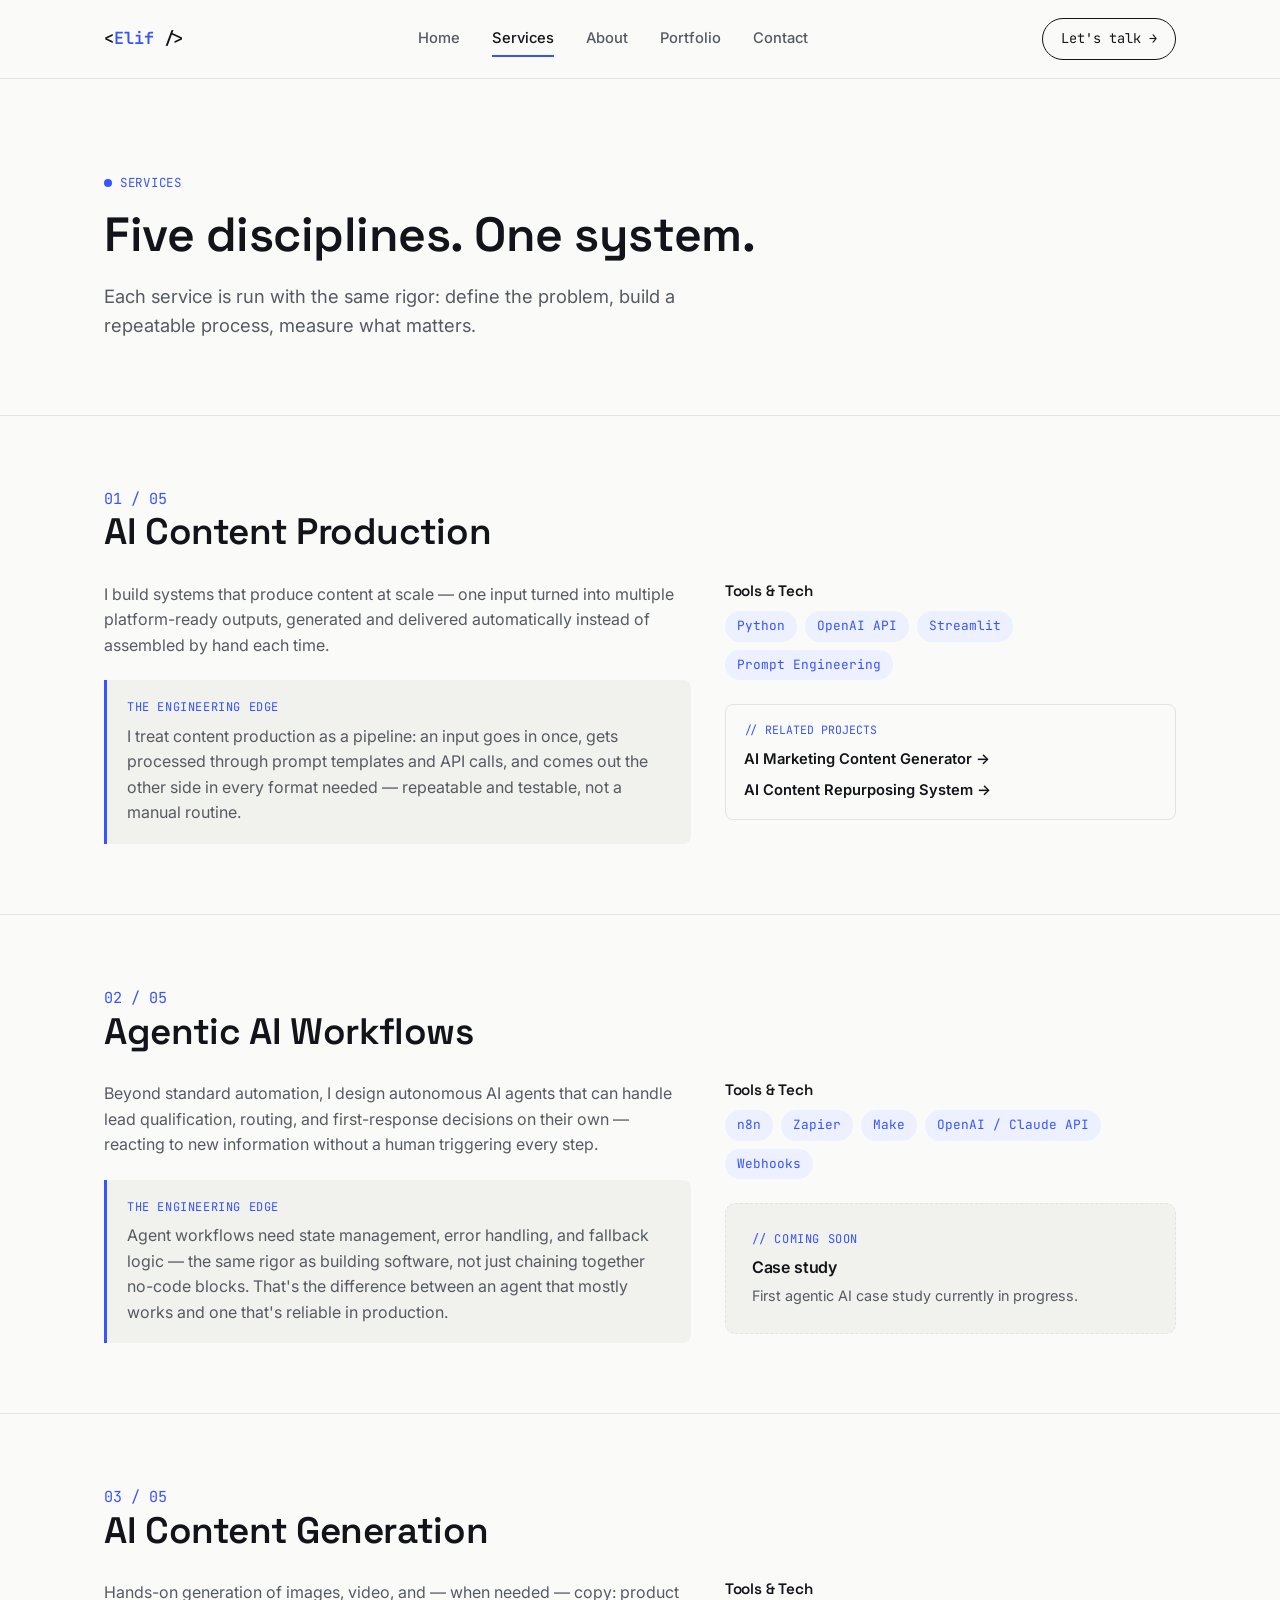
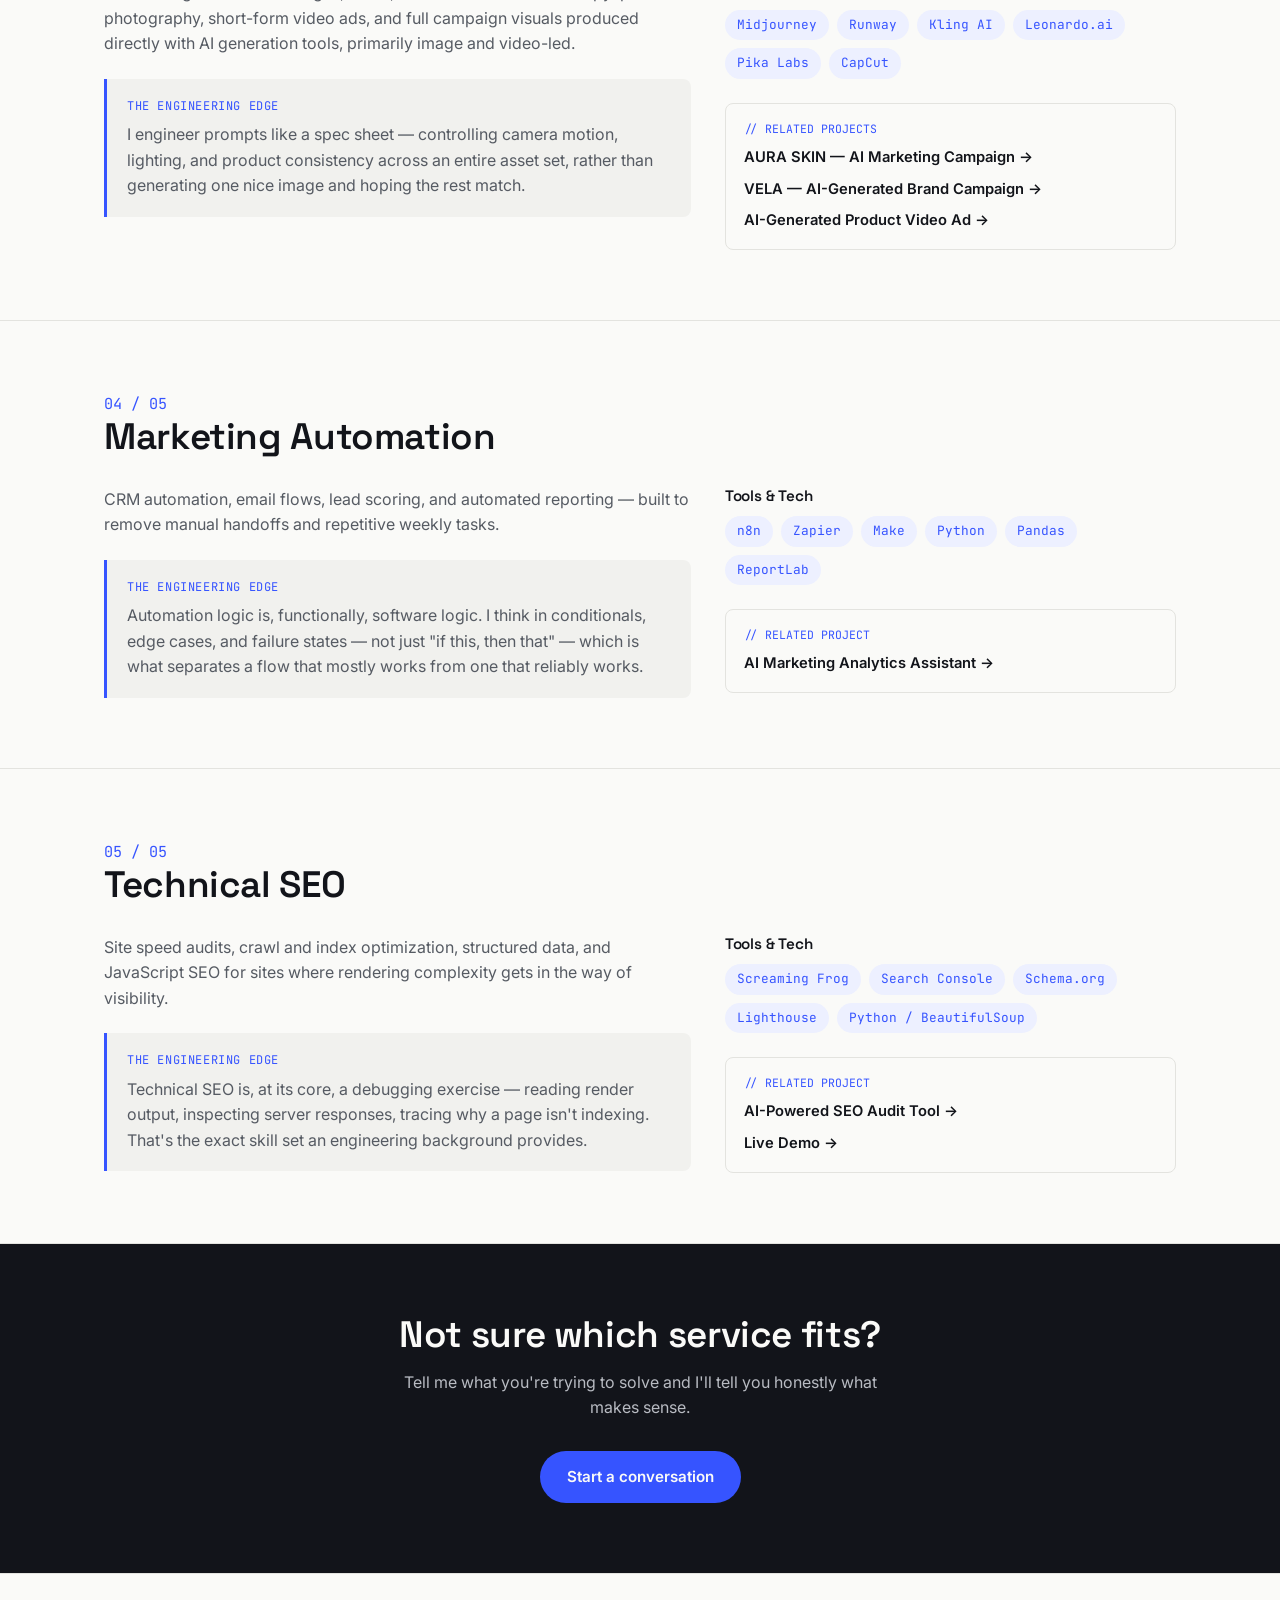
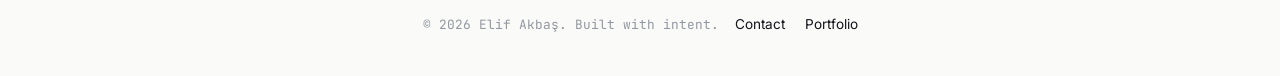
<file: services.html>
<!DOCTYPE html>
<html lang="en">
<head>
<meta charset="UTF-8">
<meta name="viewport" content="width=device-width, initial-scale=1.0">
<title>Services — Elif Akbaş | AI Engineer × Digital Marketer</title>
<meta name="description" content="AI content production, agentic AI workflows, AI content generation, marketing automation, and technical SEO — from an AI engineering background.">
<link rel="preconnect" href="https://fonts.googleapis.com">
<link href="https://fonts.googleapis.com/css2?family=Inter:wght@400;500;600;700&family=Space+Grotesk:wght@500;600;700&family=JetBrains+Mono:wght@400;500;600&display=swap" rel="stylesheet">
<link rel="stylesheet" href="style.css">
</head>
<body>

<nav class="nav">
  <div class="nav-inner">
    <a href="index.html" class="logo">&lt;<span class="tag">Elif</span> /&gt;</a>
    <div class="nav-links">
      <a href="index.html">Home</a>
      <a href="services.html">Services</a>
      <a href="about.html">About</a>
      <a href="portfolio.html">Portfolio</a>
      <a href="contact.html">Contact</a>
    </div>
    <a href="contact.html" class="nav-cta">Let's talk →</a>
    <button class="menu-btn" aria-label="Toggle menu"><span></span><span></span><span></span></button>
  </div>
  <div class="mobile-menu">
    <a href="index.html">Home</a>
    <a href="services.html">Services</a>
    <a href="about.html">About</a>
    <a href="portfolio.html">Portfolio</a>
    <a href="contact.html">Contact</a>
  </div>
</nav>

<header class="hero" style="padding-bottom:40px;">
  <div class="container">
    <span class="eyebrow">Services</span>
    <h1 style="font-size:clamp(2rem,4.5vw,3rem);">Five disciplines. One system.</h1>
    <p class="lead">Each service is run with the same rigor: define the problem, build a repeatable process, measure what matters.</p>
  </div>
</header>

<!-- 01 AI CONTENT PRODUCTION -->
<section class="service-detail" id="ai-content-production">
  <div class="container">
    <span class="num-big">01 / 05</span>
    <h2>AI Content Production</h2>
    <div class="service-detail-grid">
      <div>
        <p>I build systems that produce content at scale — one input turned into multiple platform-ready outputs, generated and delivered automatically instead of assembled by hand each time.</p>

        <div class="edge-box">
          <span class="label">The engineering edge</span>
          <p>I treat content production as a pipeline: an input goes in once, gets processed through prompt templates and API calls, and comes out the other side in every format needed — repeatable and testable, not a manual routine.</p>
        </div>
      </div>
      <div>
        <h4 style="margin-bottom:6px;font-size:0.95rem;">Tools & Tech</h4>
        <div class="tool-list">
          <span>Python</span><span>OpenAI API</span><span>Streamlit</span><span>Prompt Engineering</span>
        </div>
        <div class="related-project" style="margin-top:24px;">
          <span class="label">// Related projects</span>
          <div class="rp-links">
            <a href="https://github.com/elfakb/ai-marketing-generator" target="_blank" rel="noopener">AI Marketing Content Generator →</a>
            <a href="https://github.com/elfakb/ai-content-repurposing" target="_blank" rel="noopener">AI Content Repurposing System →</a>
          </div>
        </div>
      </div>
    </div>
  </div>
</section>

<!-- 02 AGENTIC AI WORKFLOWS -->
<section class="service-detail" id="agentic-ai">
  <div class="container">
    <span class="num-big">02 / 05</span>
    <h2>Agentic AI Workflows</h2>
    <div class="service-detail-grid">
      <div>
        <p>Beyond standard automation, I design autonomous AI agents that can handle lead qualification, routing, and first-response decisions on their own — reacting to new information without a human triggering every step.</p>

        <div class="edge-box">
          <span class="label">The engineering edge</span>
          <p>Agent workflows need state management, error handling, and fallback logic — the same rigor as building software, not just chaining together no-code blocks. That's the difference between an agent that mostly works and one that's reliable in production.</p>
        </div>
      </div>
      <div>
        <h4 style="margin-bottom:6px;font-size:0.95rem;">Tools & Tech</h4>
        <div class="tool-list">
          <span>n8n</span><span>Zapier</span><span>Make</span><span>OpenAI / Claude API</span><span>Webhooks</span>
        </div>
        <div class="coming-soon" style="margin-top:24px;">
          <span class="tag">// Coming soon</span>
          <h4>Case study</h4>
          <p>First agentic AI case study currently in progress.</p>
        </div>
      </div>
    </div>
  </div>
</section>

<!-- 03 AI CONTENT GENERATION -->
<section class="service-detail" id="ai-content-generation">
  <div class="container">
    <span class="num-big">03 / 05</span>
    <h2>AI Content Generation</h2>
    <div class="service-detail-grid">
      <div>
        <p>Hands-on generation of images, video, and — when needed — copy: product photography, short-form video ads, and full campaign visuals produced directly with AI generation tools, primarily image and video-led.</p>

        <div class="edge-box">
          <span class="label">The engineering edge</span>
          <p>I engineer prompts like a spec sheet — controlling camera motion, lighting, and product consistency across an entire asset set, rather than generating one nice image and hoping the rest match.</p>
        </div>
      </div>
      <div>
        <h4 style="margin-bottom:6px;font-size:0.95rem;">Tools & Tech</h4>
        <div class="tool-list">
          <span>Midjourney</span><span>Runway</span><span>Kling AI</span><span>Leonardo.ai</span><span>Pika Labs</span><span>CapCut</span>
        </div>
        <div class="related-project" style="margin-top:24px;">
          <span class="label">// Related projects</span>
          <div class="rp-links">
            <a href="https://github.com/elfakbdm/aura-skin-campaign" target="_blank" rel="noopener">AURA SKIN — AI Marketing Campaign →</a>
            <a href="https://github.com/elfakbdm/vela-brand-campaign/tree/main" target="_blank" rel="noopener">VELA — AI-Generated Brand Campaign →</a>
            <a href="https://github.com/elfakbdm/ai-product-video-headphones/tree/main" target="_blank" rel="noopener">AI-Generated Product Video Ad →</a>
          </div>
        </div>
      </div>
    </div>
  </div>
</section>

<!-- 04 MARKETING AUTOMATION -->
<section class="service-detail" id="marketing-automation">
  <div class="container">
    <span class="num-big">04 / 05</span>
    <h2>Marketing Automation</h2>
    <div class="service-detail-grid">
      <div>
        <p>CRM automation, email flows, lead scoring, and automated reporting — built to remove manual handoffs and repetitive weekly tasks.</p>

        <div class="edge-box">
          <span class="label">The engineering edge</span>
          <p>Automation logic is, functionally, software logic. I think in conditionals, edge cases, and failure states — not just "if this, then that" — which is what separates a flow that mostly works from one that reliably works.</p>
        </div>
      </div>
      <div>
        <h4 style="margin-bottom:6px;font-size:0.95rem;">Tools & Tech</h4>
        <div class="tool-list">
          <span>n8n</span><span>Zapier</span><span>Make</span><span>Python</span><span>Pandas</span><span>ReportLab</span>
        </div>
        <div class="related-project" style="margin-top:24px;">
          <span class="label">// Related project</span>
          <div class="rp-links">
            <a href="https://github.com/elfakb/ai-marketing-analytics-asistant" target="_blank" rel="noopener">AI Marketing Analytics Assistant →</a>
          </div>
        </div>
      </div>
    </div>
  </div>
</section>

<!-- 05 TECHNICAL SEO -->
<section class="service-detail" id="technical-seo">
  <div class="container">
    <span class="num-big">05 / 05</span>
    <h2>Technical SEO</h2>
    <div class="service-detail-grid">
      <div>
        <p>Site speed audits, crawl and index optimization, structured data, and JavaScript SEO for sites where rendering complexity gets in the way of visibility.</p>

        <div class="edge-box">
          <span class="label">The engineering edge</span>
          <p>Technical SEO is, at its core, a debugging exercise — reading render output, inspecting server responses, tracing why a page isn't indexing. That's the exact skill set an engineering background provides.</p>
        </div>
      </div>
      <div>
        <h4 style="margin-bottom:6px;font-size:0.95rem;">Tools & Tech</h4>
        <div class="tool-list">
          <span>Screaming Frog</span><span>Search Console</span><span>Schema.org</span><span>Lighthouse</span><span>Python / BeautifulSoup</span>
        </div>
        <div class="related-project" style="margin-top:24px;">
          <span class="label">// Related project</span>
          <div class="rp-links">
            <a href="https://github.com/elfakb/seo-auditor" target="_blank" rel="noopener">AI-Powered SEO Audit Tool →</a>
            <a href="https://seo-auditor-5z5meyp2p7hcij9vaxcyaa.streamlit.app" target="_blank" rel="noopener">Live Demo →</a>
          </div>
        </div>
      </div>
    </div>
  </div>
</section>

<section class="cta-band">
  <div class="container">
    <h2>Not sure which service fits?</h2>
    <p>Tell me what you're trying to solve and I'll tell you honestly what makes sense.</p>
    <div class="btn-row" style="justify-content:center;">
      <a href="contact.html" class="btn btn-primary">Start a conversation</a>
    </div>
  </div>
</section>

<footer>
  <div class="container" style="display:flex;flex-wrap:wrap;gap:16px;align-items:center;justify-content:space-between;">
    <span class="foot-mono">© 2026 Elif Akbaş. Built with intent.</span>
    <div class="foot-links">
      <a href="contact.html">Contact</a>
      <a href="portfolio.html">Portfolio</a>
    </div>
  </div>
</footer>

<script src="script.js"></script>
</body>
</html>
</file>
<file: style.css>
/* ============ RESET & VARIABLES ============ */
*, *::before, *::after { box-sizing: border-box; margin: 0; padding: 0; }

:root {
  --bg: #FAFAF8;
  --bg-alt: #F1F1EE;
  --ink: #12141A;
  --ink-soft: #565B63;
  --ink-faint: #9297A0;
  --accent: #3654FF;
  --accent-soft: #EDF0FF;
  --border: #E3E3DF;
  --mono: 'JetBrains Mono', monospace;
  --sans: 'Inter', -apple-system, sans-serif;
  --head: 'Space Grotesk', var(--sans);
  --radius: 10px;
  --max: 1120px;
}

html { scroll-behavior: smooth; }

body {
  font-family: var(--sans);
  color: var(--ink);
  background: var(--bg);
  line-height: 1.6;
  -webkit-font-smoothing: antialiased;
}

img { max-width: 100%; display: block; }
a { color: inherit; text-decoration: none; }
ul { list-style: none; }

.container {
  max-width: var(--max);
  margin: 0 auto;
  padding: 0 24px;
}

h1, h2, h3, h4 { font-family: var(--head); font-weight: 600; line-height: 1.15; letter-spacing: -0.01em; }
h1 { font-size: clamp(2.2rem, 5vw, 3.6rem); }
h2 { font-size: clamp(1.6rem, 3.2vw, 2.3rem); }
h3 { font-size: 1.25rem; }
p { color: var(--ink-soft); }

.eyebrow {
  font-family: var(--mono);
  font-size: 0.78rem;
  letter-spacing: 0.06em;
  color: var(--accent);
  text-transform: uppercase;
  display: inline-flex;
  align-items: center;
  gap: 8px;
  margin-bottom: 14px;
}
.eyebrow::before { content: ""; width: 8px; height: 8px; background: var(--accent); border-radius: 50%; }

/* ============ NAV ============ */
.nav {
  position: sticky;
  top: 0;
  z-index: 100;
  background: rgba(250,250,248,0.88);
  backdrop-filter: blur(8px);
  border-bottom: 1px solid var(--border);
}
.nav-inner {
  max-width: var(--max);
  margin: 0 auto;
  padding: 18px 24px;
  display: flex;
  align-items: center;
  justify-content: space-between;
}
.logo {
  font-family: var(--mono);
  font-weight: 600;
  font-size: 1.05rem;
}
.logo .tag { color: var(--accent); }

.nav-links {
  display: none;
  gap: 32px;
  font-size: 0.92rem;
  font-weight: 500;
}
.nav-links a { color: var(--ink-soft); transition: color 0.15s; position: relative; }
.nav-links a:hover, .nav-links a.active { color: var(--ink); }
.nav-links a.active::after {
  content: "";
  position: absolute;
  bottom: -6px; left: 0;
  width: 100%; height: 2px;
  background: var(--accent);
}

.nav-cta {
  display: none;
  font-family: var(--mono);
  font-size: 0.85rem;
  padding: 9px 18px;
  border: 1px solid var(--ink);
  border-radius: 100px;
  transition: 0.15s;
}
.nav-cta:hover { background: var(--ink); color: var(--bg); }

.menu-btn {
  display: flex;
  flex-direction: column;
  gap: 5px;
  background: none;
  border: none;
  cursor: pointer;
  padding: 6px;
}
.menu-btn span { width: 22px; height: 2px; background: var(--ink); }

.mobile-menu {
  display: none;
  flex-direction: column;
  padding: 8px 24px 24px;
  border-bottom: 1px solid var(--border);
  gap: 4px;
}
.mobile-menu.open { display: flex; }
.mobile-menu a {
  padding: 12px 0;
  font-size: 0.95rem;
  border-bottom: 1px solid var(--border);
  color: var(--ink-soft);
}
.mobile-menu a:last-child { border-bottom: none; }

@media (min-width: 860px) {
  .nav-links { display: flex; }
  .nav-cta { display: inline-block; }
  .menu-btn { display: none; }
}

/* ============ BUTTONS ============ */
.btn {
  display: inline-flex;
  align-items: center;
  gap: 8px;
  font-weight: 600;
  font-size: 0.95rem;
  padding: 13px 26px;
  border-radius: 100px;
  transition: 0.15s ease;
  cursor: pointer;
  border: 1px solid transparent;
}
.btn-primary { background: var(--ink); color: var(--bg); }
.btn-primary:hover { background: var(--accent); }
.btn-outline { border-color: var(--ink); color: var(--ink); }
.btn-outline:hover { background: var(--ink); color: var(--bg); }
.btn-row { display: flex; flex-wrap: wrap; gap: 14px; }

/* ============ HERO ============ */
.hero {
  padding: 90px 0 70px;
  border-bottom: 1px solid var(--border);
}
.hero p.lead {
  font-size: 1.15rem;
  max-width: 660px;
  margin: 20px 0 34px;
}
.hero .highlight { color: var(--ink); font-weight: 600; }
.cursor {
  display: inline-block;
  width: 9px; height: 1.1em;
  background: var(--accent);
  margin-left: 4px;
  vertical-align: text-bottom;
  animation: blink 1s steps(1) infinite;
}
@keyframes blink { 50% { opacity: 0; } }

/* ============ SECTION SPACING ============ */
section.block { padding: 80px 0; border-bottom: 1px solid var(--border); }
section.block:last-of-type { border-bottom: none; }
.section-head { max-width: 620px; margin-bottom: 46px; }
.section-head p { font-size: 1.02rem; }

/* ============ SERVICE OVERVIEW CARDS (home) ============ */
.service-grid {
  display: grid;
  grid-template-columns: 1fr;
  gap: 18px;
}
@media (min-width: 700px) { .service-grid { grid-template-columns: 1fr 1fr; } }
@media (min-width: 1000px) { .service-grid { grid-template-columns: repeat(3, 1fr); } }

.service-card {
  background: var(--bg);
  border: 1px solid var(--border);
  border-radius: var(--radius);
  padding: 28px;
  transition: 0.15s;
  display: flex;
  flex-direction: column;
  gap: 10px;
}
.service-card:hover { border-color: var(--accent); transform: translateY(-2px); }
.service-card .num { font-family: var(--mono); color: var(--accent); font-size: 0.85rem; }
.service-card .arrow { margin-top: auto; font-family: var(--mono); font-size: 0.85rem; color: var(--ink-faint); }
.service-card:hover .arrow { color: var(--accent); }

/* ============ COMING SOON ============ */
.coming-soon {
  border: 1px dashed var(--border);
  border-radius: var(--radius);
  padding: 26px;
  background: var(--bg-alt);
  display: flex;
  flex-direction: column;
  gap: 8px;
}
.coming-soon .tag {
  font-family: var(--mono);
  font-size: 0.75rem;
  color: var(--accent);
  text-transform: uppercase;
  letter-spacing: 0.05em;
}
.coming-soon h4 { font-family: var(--sans); font-size: 1rem; font-weight: 600; }
.coming-soon p { font-size: 0.9rem; margin: 0; }

.featured-grid {
  display: grid;
  grid-template-columns: 1fr;
  gap: 16px;
}
@media (min-width: 700px) { .featured-grid { grid-template-columns: repeat(2, 1fr); } }
@media (min-width: 1000px) { .featured-grid { grid-template-columns: repeat(3, 1fr); } }

/* ============ SERVICE DETAIL SECTIONS ============ */
.service-detail {
  padding: 70px 0;
  border-bottom: 1px solid var(--border);
  scroll-margin-top: 90px;
}
.service-detail:last-of-type { border-bottom: none; }
.service-detail .num-big {
  font-family: var(--mono);
  color: var(--accent);
  font-size: 0.95rem;
  margin-bottom: 10px;
}
.service-detail-grid {
  display: grid;
  grid-template-columns: 1fr;
  gap: 34px;
  margin-top: 28px;
}
@media (min-width: 860px) { .service-detail-grid { grid-template-columns: 1.3fr 1fr; } }

.tool-list { display: flex; flex-wrap: wrap; gap: 8px; margin-top: 12px; }
.tool-list span {
  font-family: var(--mono);
  font-size: 0.8rem;
  background: var(--accent-soft);
  color: var(--accent);
  padding: 5px 12px;
  border-radius: 100px;
}
.edge-box {
  background: var(--bg-alt);
  border-left: 3px solid var(--accent);
  padding: 18px 20px;
  border-radius: 0 8px 8px 0;
  margin-top: 22px;
}
.edge-box .label {
  font-family: var(--mono);
  font-size: 0.75rem;
  text-transform: uppercase;
  letter-spacing: 0.05em;
  color: var(--accent);
  margin-bottom: 6px;
  display: block;
}

/* ============ ABOUT ============ */
.about-grid {
  display: grid;
  grid-template-columns: 1fr;
  gap: 50px;
  align-items: start;
}
@media (min-width: 860px) { .about-grid { grid-template-columns: 1fr 1.4fr; } }

.photo-placeholder {
  aspect-ratio: 1;
  background: var(--bg-alt);
  border: 1px dashed var(--border);
  border-radius: var(--radius);
  display: flex;
  align-items: center;
  justify-content: center;
  font-family: var(--mono);
  font-size: 0.85rem;
  color: var(--ink-faint);
  text-align: center;
  padding: 20px;
}

.skills-grid {
  display: grid;
  grid-template-columns: 1fr 1fr;
  gap: 10px;
  margin-top: 20px;
}
@media (min-width: 560px) { .skills-grid { grid-template-columns: repeat(3, 1fr); } }
.skill-chip {
  font-family: var(--mono);
  font-size: 0.82rem;
  border: 1px solid var(--border);
  border-radius: 8px;
  padding: 10px 12px;
  text-align: center;
}

/* ============ PORTFOLIO ============ */
.empty-state {
  text-align: center;
  max-width: 560px;
  margin: 0 auto 60px;
  padding: 50px 30px;
  border: 1px dashed var(--border);
  border-radius: var(--radius);
  background: var(--bg-alt);
}
.empty-state .eyebrow { justify-content: center; }

/* ============ PROJECT CARDS (Portfolio) ============ */
.project-grid {
  display: grid;
  grid-template-columns: 1fr;
  gap: 20px;
}
@media (min-width: 860px) { .project-grid { grid-template-columns: repeat(2, 1fr); } }

.project-card {
  border: 1px solid var(--border);
  border-radius: var(--radius);
  padding: 26px;
  background: var(--bg);
  display: flex;
  flex-direction: column;
  gap: 14px;
  transition: 0.15s;
}
.project-card:hover { border-color: var(--accent); }

.project-card .cat-tag {
  font-family: var(--mono);
  font-size: 0.72rem;
  text-transform: uppercase;
  letter-spacing: 0.05em;
  color: var(--accent);
  background: var(--accent-soft);
  display: inline-block;
  padding: 4px 10px;
  border-radius: 100px;
  width: fit-content;
}

.project-card h4 { font-size: 1.1rem; }

.pcr-row { display: flex; flex-direction: column; gap: 8px; }
.pcr-row .pcr-label {
  font-family: var(--mono);
  font-size: 0.72rem;
  text-transform: uppercase;
  color: var(--ink-faint);
  letter-spacing: 0.04em;
}
.pcr-row p { font-size: 0.9rem; margin: 0; }

.project-tools { display: flex; flex-wrap: wrap; gap: 6px; margin-top: 4px; }
.project-tools span {
  font-family: var(--mono);
  font-size: 0.72rem;
  background: var(--bg-alt);
  border: 1px solid var(--border);
  padding: 3px 9px;
  border-radius: 100px;
  color: var(--ink-soft);
}

.project-links { display: flex; gap: 10px; margin-top: 6px; flex-wrap: wrap; }
.project-links a {
  font-family: var(--mono);
  font-size: 0.8rem;
  border: 1px solid var(--ink);
  padding: 8px 14px;
  border-radius: 100px;
  transition: 0.15s;
}
.project-links a:hover { background: var(--ink); color: var(--bg); }

.portfolio-cta-note {
  text-align: center;
  font-family: var(--mono);
  font-size: 0.85rem;
  color: var(--ink-faint);
  margin-top: 30px;
}
.portfolio-cta-note a { color: var(--accent); font-weight: 600; }

/* ============ HOME FEATURED PROJECT CARDS ============ */
.feat-project-card {
  background: var(--bg);
  border: 1px solid var(--border);
  border-radius: var(--radius);
  padding: 24px;
  display: flex;
  flex-direction: column;
  gap: 10px;
}
.feat-project-card .cat-tag {
  font-family: var(--mono);
  font-size: 0.7rem;
  color: var(--accent);
  text-transform: uppercase;
}
.feat-project-card h4 { font-size: 1rem; }
.feat-project-card p { font-size: 0.88rem; margin: 0; }
.feat-project-card .gh-link {
  font-family: var(--mono);
  font-size: 0.8rem;
  color: var(--accent);
  margin-top: auto;
}

/* ============ SERVICE-PAGE RELATED PROJECT BOX ============ */
.related-project {
  background: var(--bg);
  border: 1px solid var(--border);
  border-radius: 8px;
  padding: 16px 18px;
  margin-top: 24px;
}
.related-project .label {
  font-family: var(--mono);
  font-size: 0.72rem;
  text-transform: uppercase;
  color: var(--accent);
  display: block;
  margin-bottom: 8px;
}
.related-project .rp-links { display: flex; flex-direction: column; gap: 8px; }
.related-project a {
  font-weight: 600;
  font-size: 0.92rem;
}
.related-project a:hover { color: var(--accent); }

/* ============ CONTACT ============ */
.contact-grid {
  display: grid;
  grid-template-columns: 1fr;
  gap: 50px;
}
@media (min-width: 860px) { .contact-grid { grid-template-columns: 1fr 1fr; } }

.form-field { margin-bottom: 18px; }
.form-field label {
  display: block;
  font-size: 0.85rem;
  font-weight: 600;
  margin-bottom: 7px;
}
.form-field input, .form-field select, .form-field textarea {
  width: 100%;
  padding: 12px 14px;
  border: 1px solid var(--border);
  border-radius: 8px;
  font-family: var(--sans);
  font-size: 0.95rem;
  background: var(--bg);
  color: var(--ink);
}
.form-field textarea { resize: vertical; min-height: 120px; }
.form-field input:focus, .form-field select:focus, .form-field textarea:focus {
  outline: none;
  border-color: var(--accent);
}
.form-note { font-size: 0.8rem; color: var(--ink-faint); margin-top: 14px; }

.contact-links { display: flex; flex-direction: column; gap: 14px; margin-top: 24px; }
.contact-links a {
  display: flex;
  align-items: center;
  justify-content: space-between;
  padding: 16px 18px;
  border: 1px solid var(--border);
  border-radius: 8px;
  font-weight: 500;
  transition: 0.15s;
}
.contact-links a:hover { border-color: var(--accent); color: var(--accent); }
.contact-links .plat { font-family: var(--mono); font-size: 0.8rem; color: var(--ink-faint); }

/* ============ FOOTER ============ */
footer {
  padding: 40px 0;
  border-top: 1px solid var(--border);
  display: flex;
  flex-wrap: wrap;
  gap: 16px;
  align-items: center;
  justify-content: space-between;
}
footer .foot-mono { font-family: var(--mono); font-size: 0.8rem; color: var(--ink-faint); }
footer .foot-links { display: flex; gap: 20px; font-size: 0.85rem; }

/* ============ CTA BAND ============ */
.cta-band {
  background: var(--ink);
  color: var(--bg);
  padding: 70px 0;
  text-align: center;
}
.cta-band h2 { color: var(--bg); }
.cta-band p { color: #B8BBC2; max-width: 480px; margin: 14px auto 30px; }
.cta-band .btn-primary { background: var(--accent); }
.cta-band .btn-outline { border-color: #444; color: var(--bg); }
.cta-band .btn-outline:hover { background: var(--bg); color: var(--ink); }
</file>
